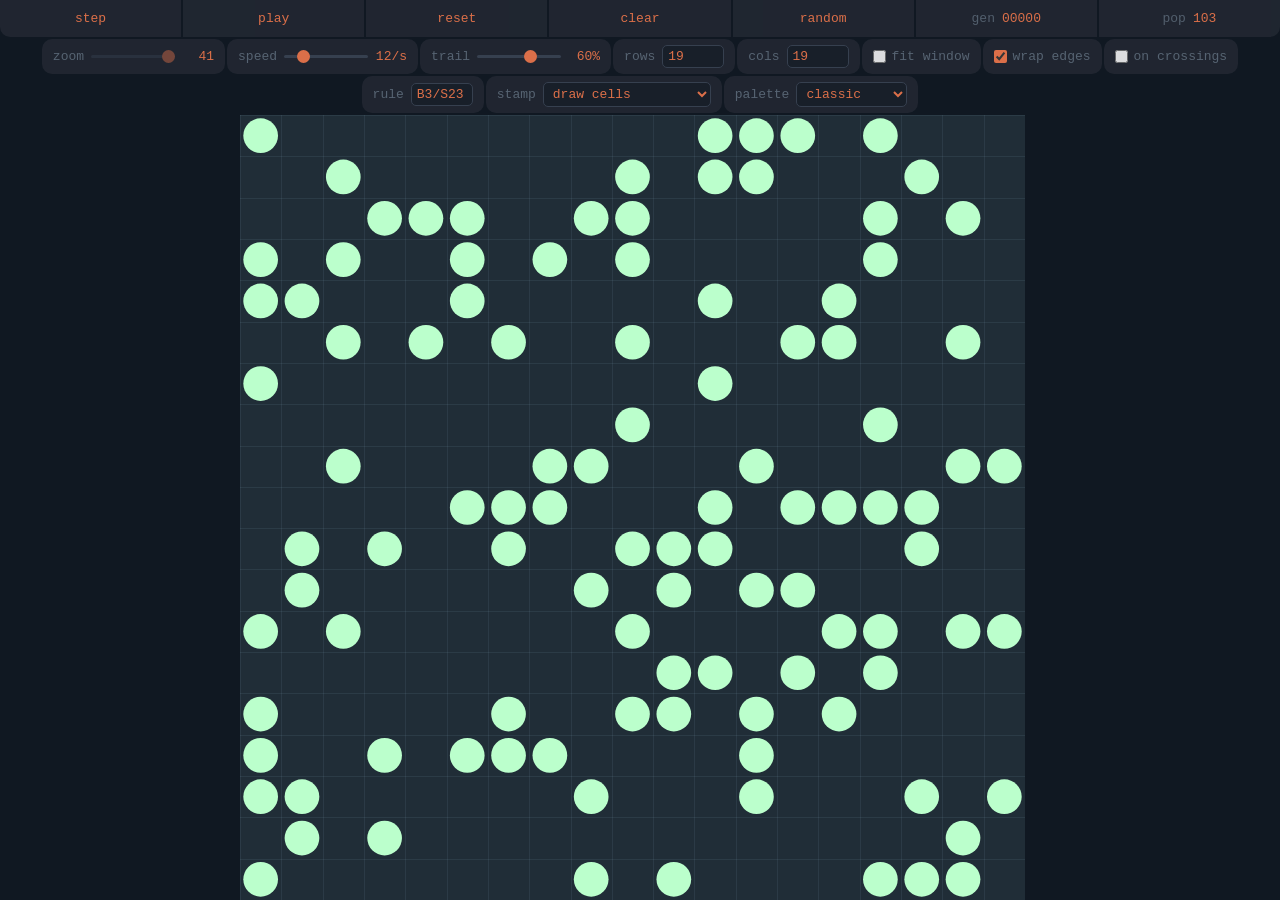
<file: index.html>
<!DOCTYPE html>
<html lang="en">
<head>
	<meta charset="utf-8">
	<meta name="viewport" content="width=device-width, initial-scale=1">
	<title>Game of Life</title>
	<link href="style.css" rel="stylesheet">
</head>
<body>

<header class="controls">

	<div class="row transport">
		<button id="step"   type="button" title="advance one generation [n]">step</button>
		<button id="play"   type="button" title="run / pause [space]">play</button>
		<button id="reset"  type="button" title="back to your last setup [r]">reset</button>
		<button id="clear"  type="button" title="empty the board [x]">clear</button>
		<button id="random" type="button" title="random soup [?]">random</button>
		<div class="readout"><span>gen</span><b id="gen">00000</b></div>
		<div class="readout"><span>pop</span><b id="pop">0</b></div>
	</div>

	<div class="row settings">

		<label class="field">
			<span>zoom</span>
			<input id="zoom" type="range" min="3" max="40" step="1" value="14">
			<output id="zoom_out">14</output>
		</label>

		<label class="field">
			<span>speed</span>
			<input id="speed" type="range" min="1" max="60" step="1" value="12">
			<output id="speed_out">12/s</output>
		</label>

		<label class="field">
			<span>trail</span>
			<input id="trail" type="range" min="0" max="90" step="5" value="60">
			<output id="trail_out">60%</output>
		</label>

		<label class="field narrow">
			<span>rows</span>
			<input id="rows" type="number" min="3" max="600" step="1">
		</label>

		<label class="field narrow">
			<span>cols</span>
			<input id="cols" type="number" min="3" max="600" step="1">
		</label>

		<label class="field check">
			<input id="fit" type="checkbox">
			<span>fit window</span>
		</label>

		<label class="field check">
			<input id="wrap" type="checkbox" checked>
			<span>wrap edges</span>
		</label>

		<label class="field check">
			<input id="crossings" type="checkbox" title="draw cells on the grid crossings, like stones on a go board [g]">
			<span>on crossings</span>
		</label>

		<label class="field narrow">
			<span>rule</span>
			<input id="rule" type="text" value="B3/S23" spellcheck="false" autocomplete="off">
		</label>

		<label class="field">
			<span>stamp</span>
			<select id="pattern"></select>
		</label>

		<label class="field">
			<span>palette</span>
			<select id="palette">
				<option value="">classic</option>
				<option value="go">go board</option>
				<option value="chalk">chalkboard</option>
				<option value="paper">paper</option>
				<option value="amber">amber</option>
			</select>
		</label>

	</div>

</header>

<main class="stage">
	<div class="board">
		<!-- two layers: the grid never changes, so it is drawn once and left alone.
		     only the cell layer is cleared and repainted each generation. -->
		<canvas id="grid_layer"></canvas>
		<canvas id="cell_layer"></canvas>
	</div>
</main>

<script src="./game.js"></script>
</body>
</html>
</file>
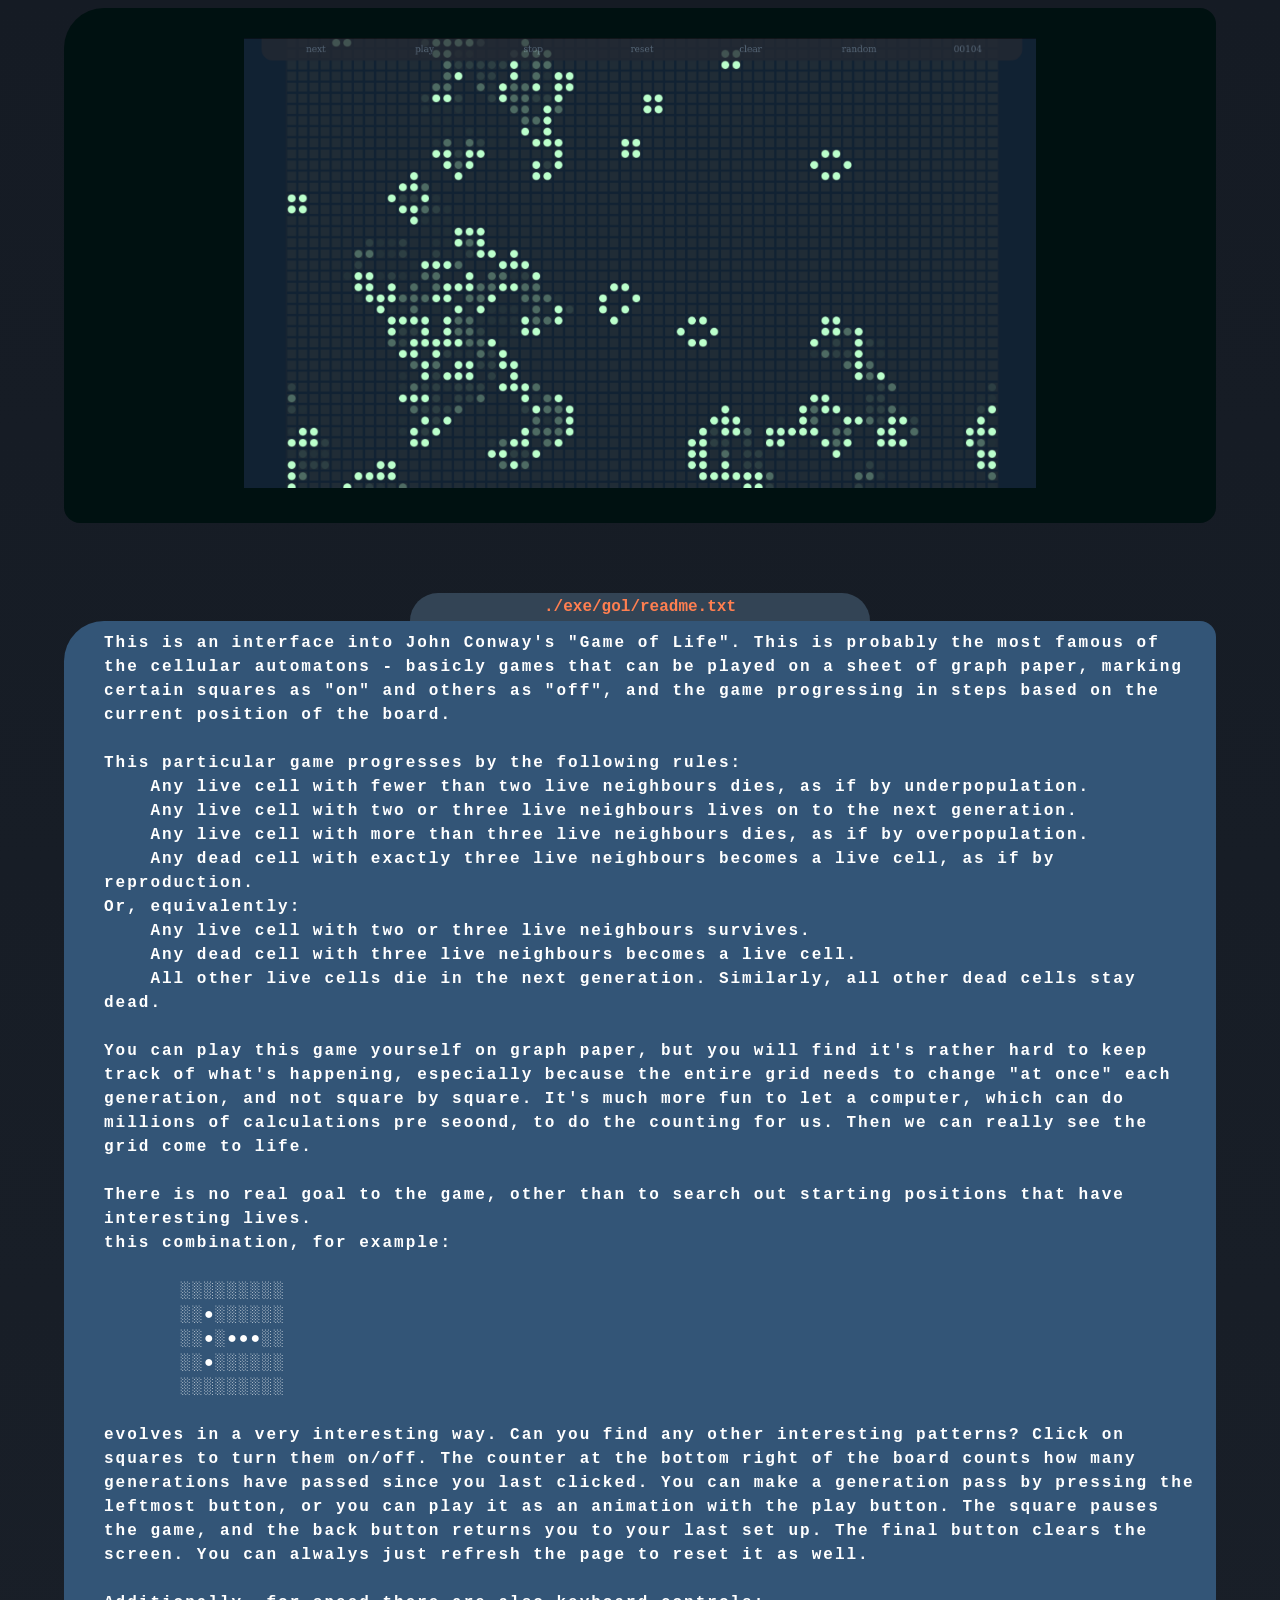
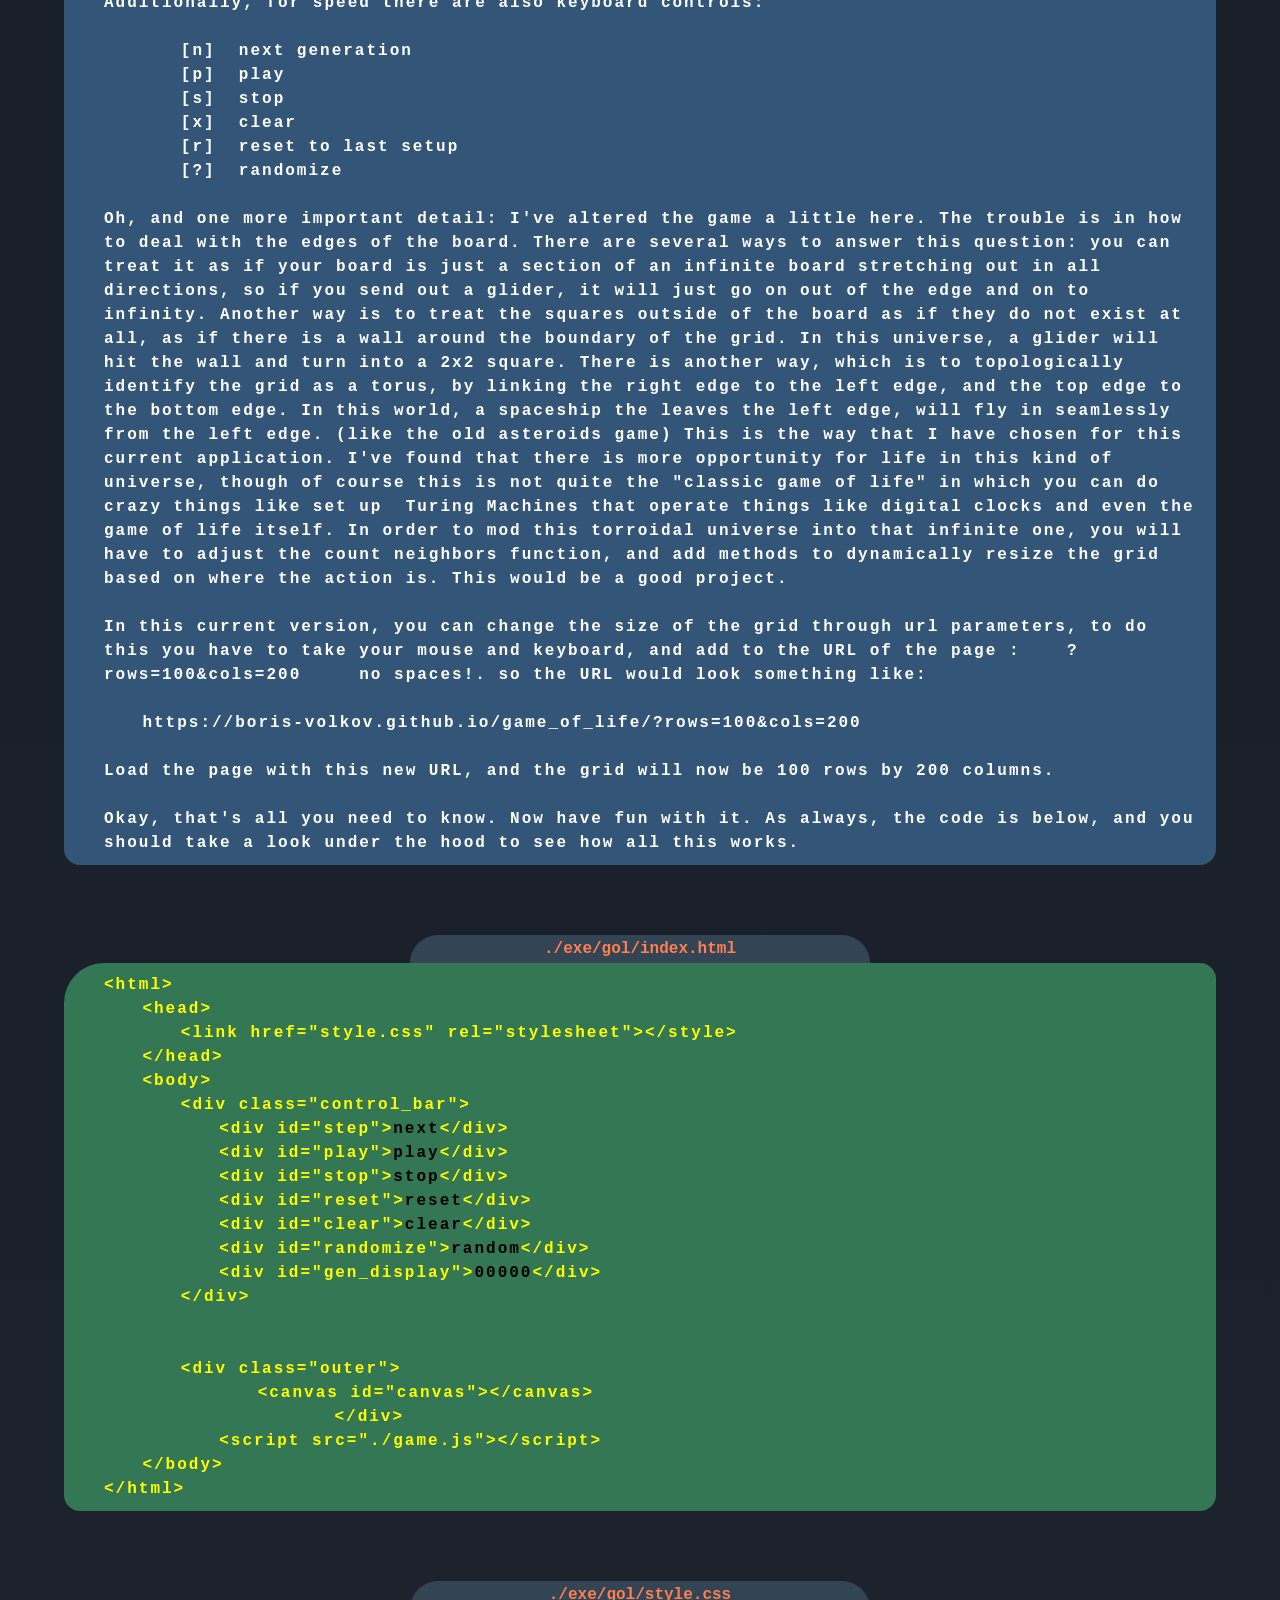
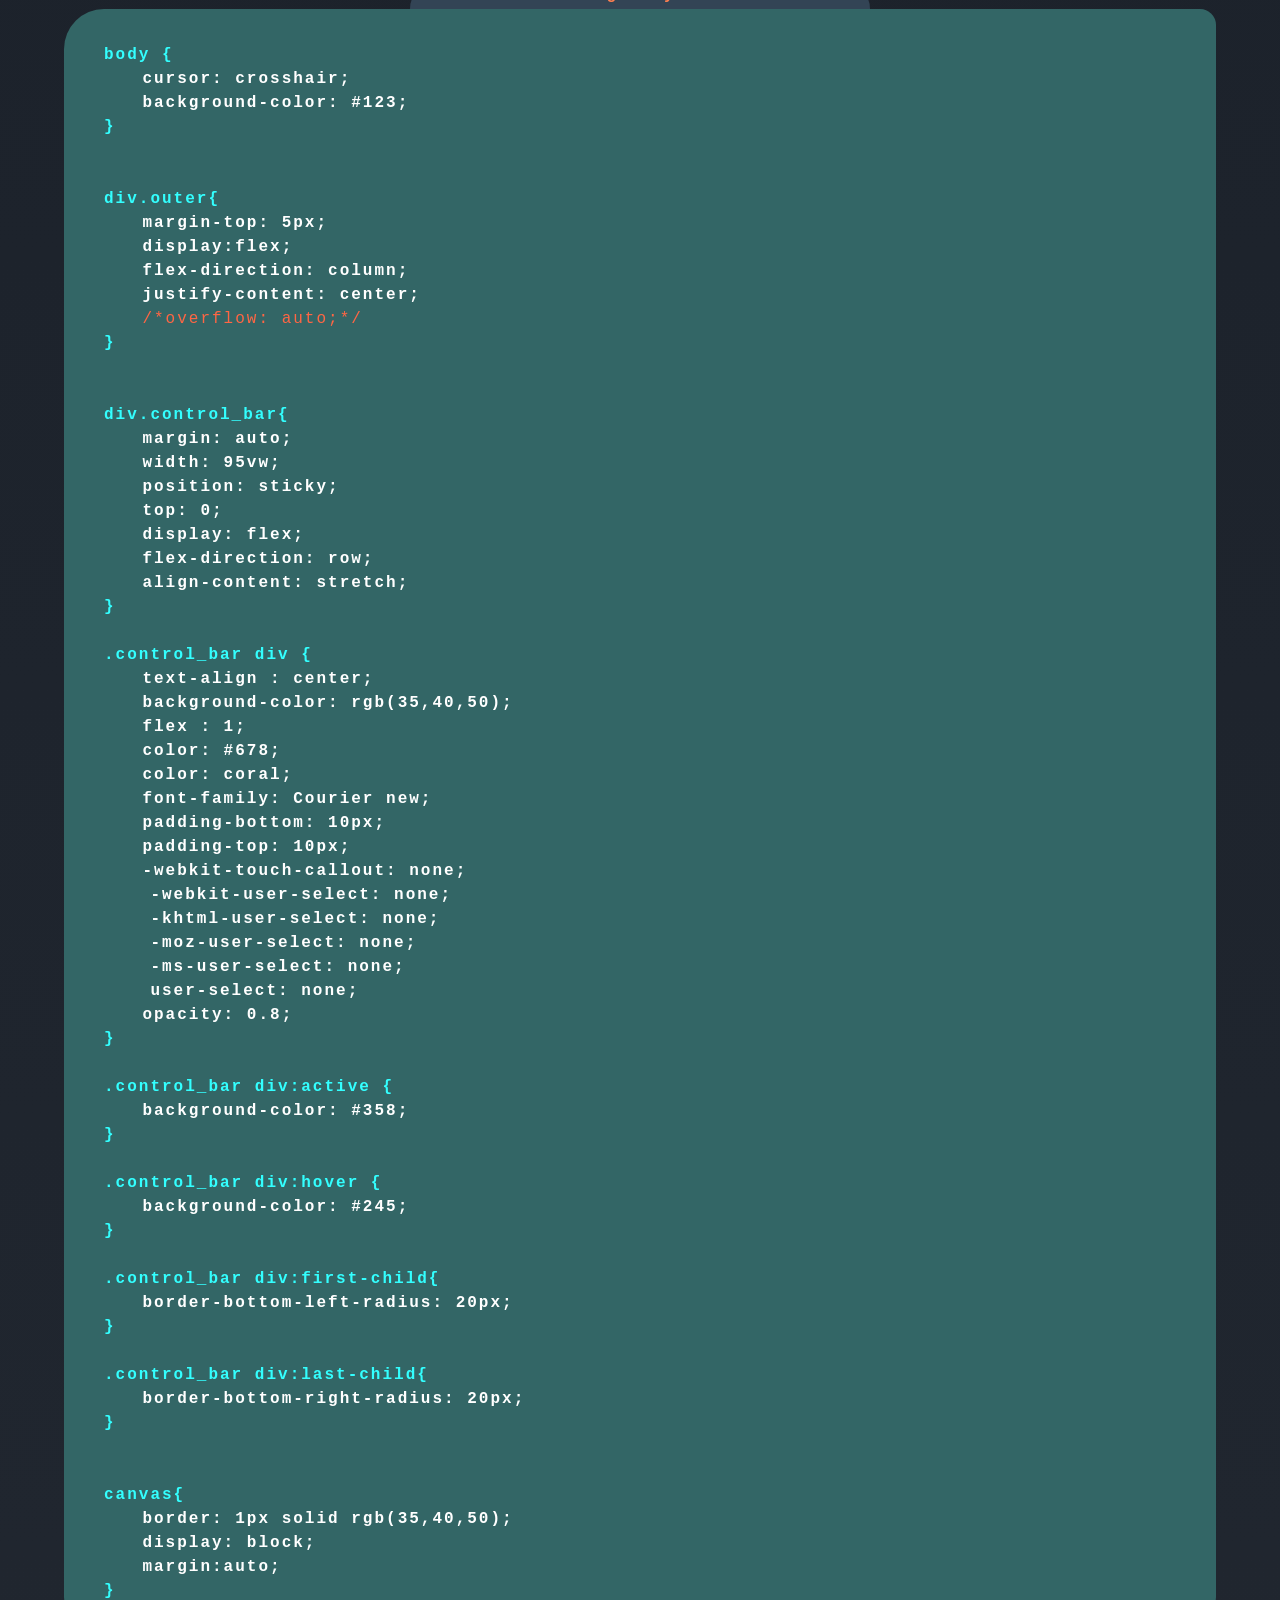
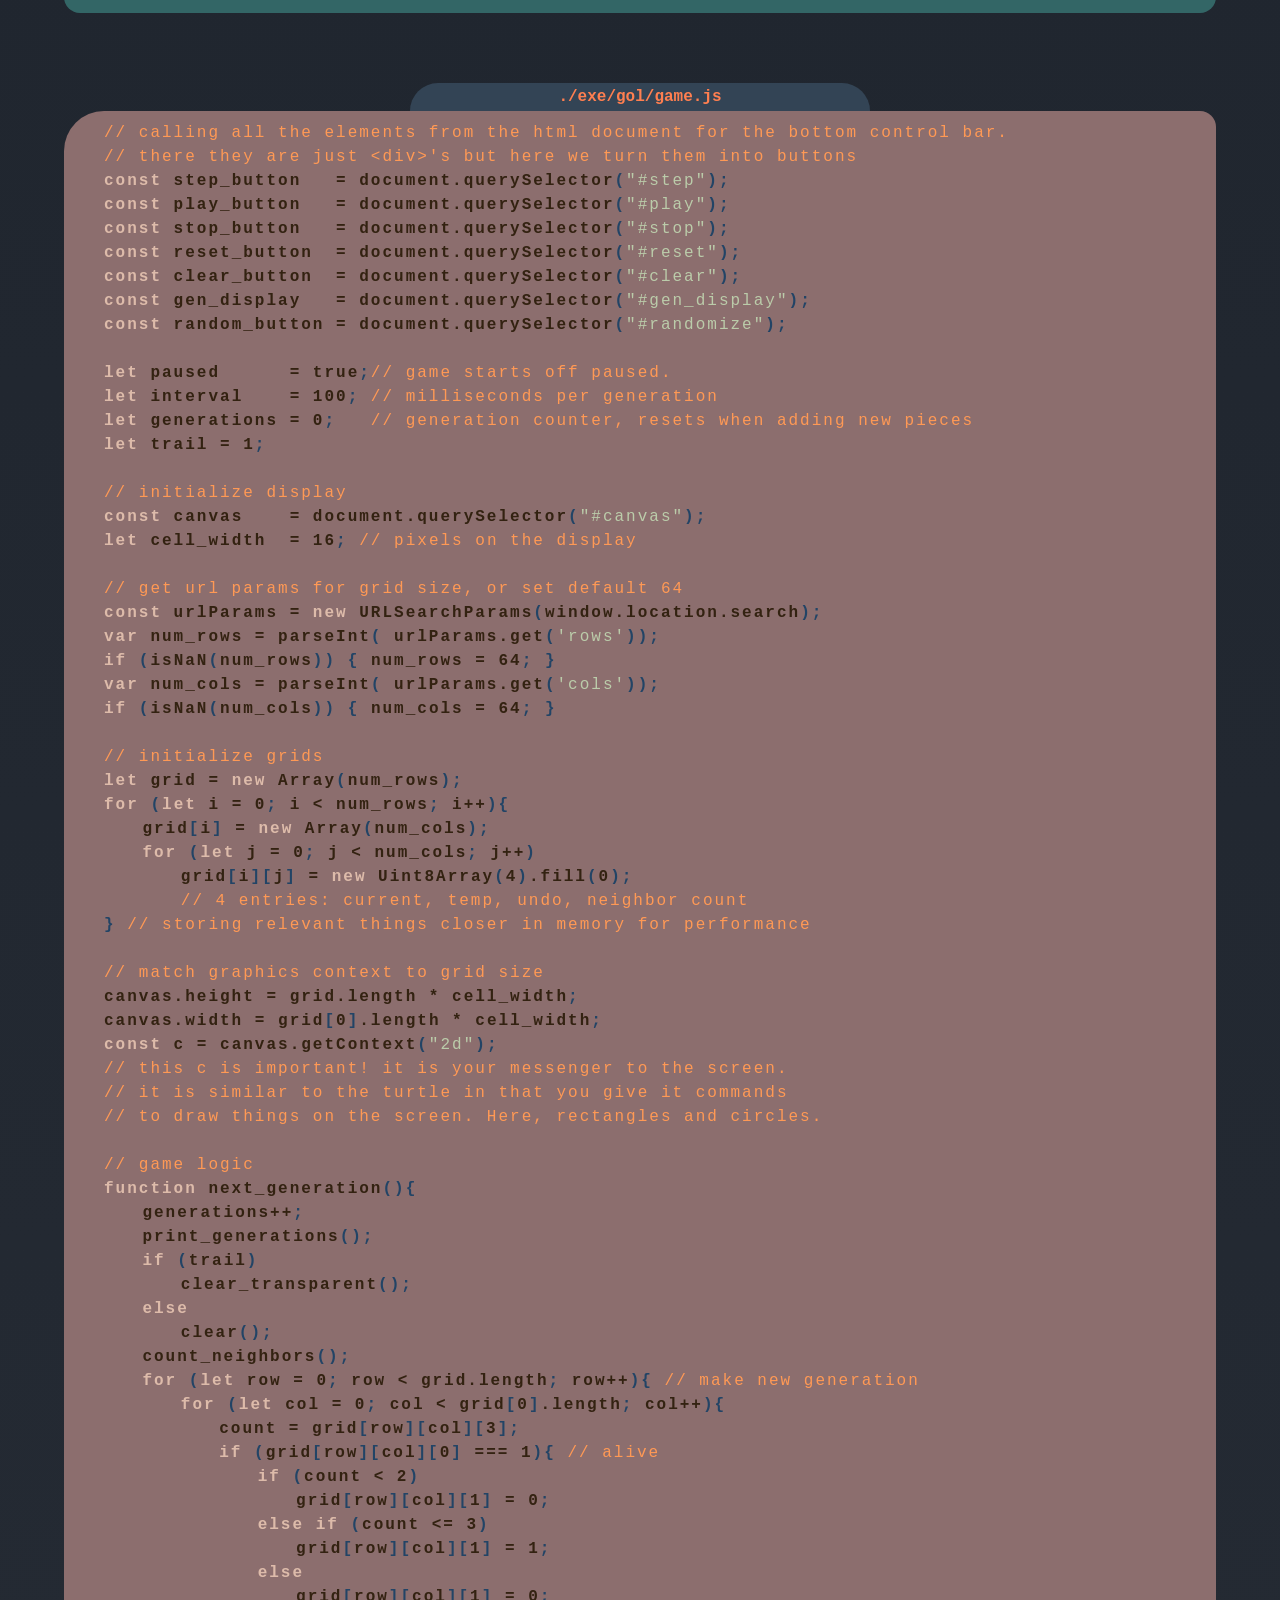
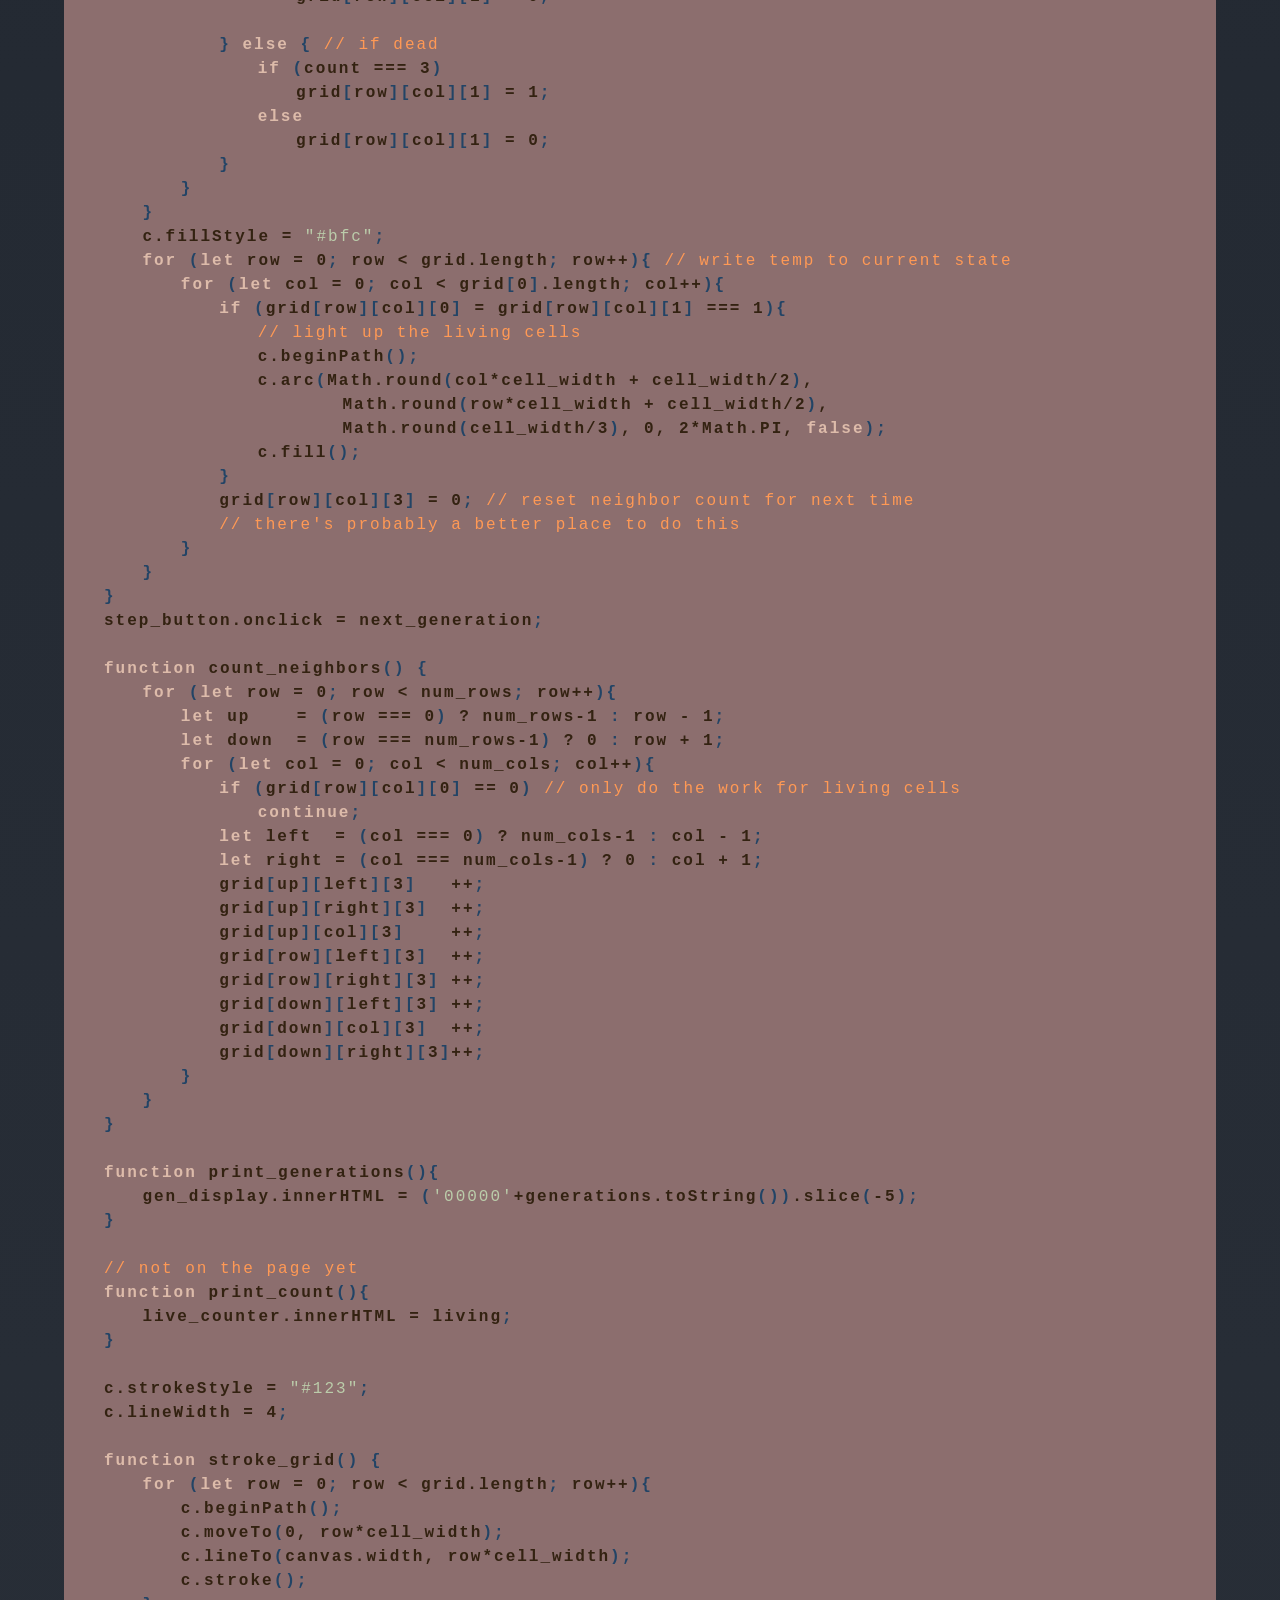
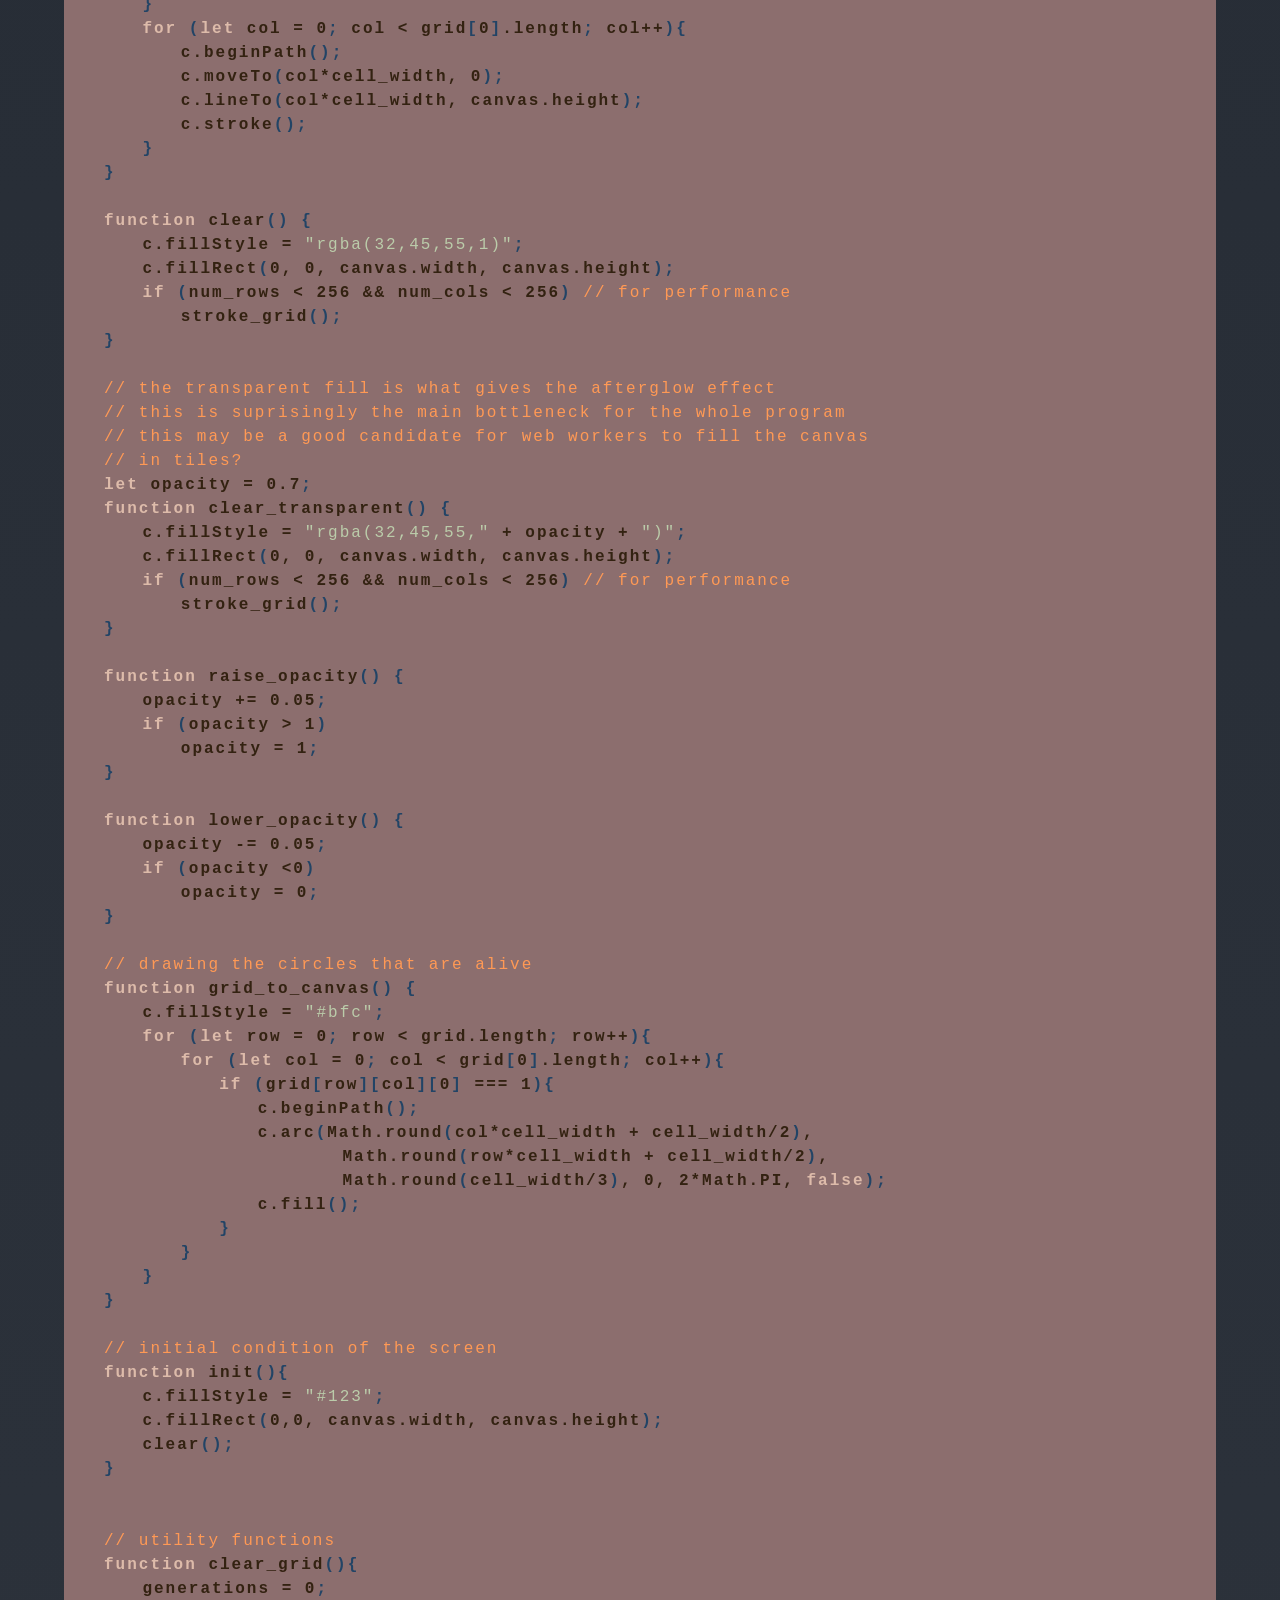
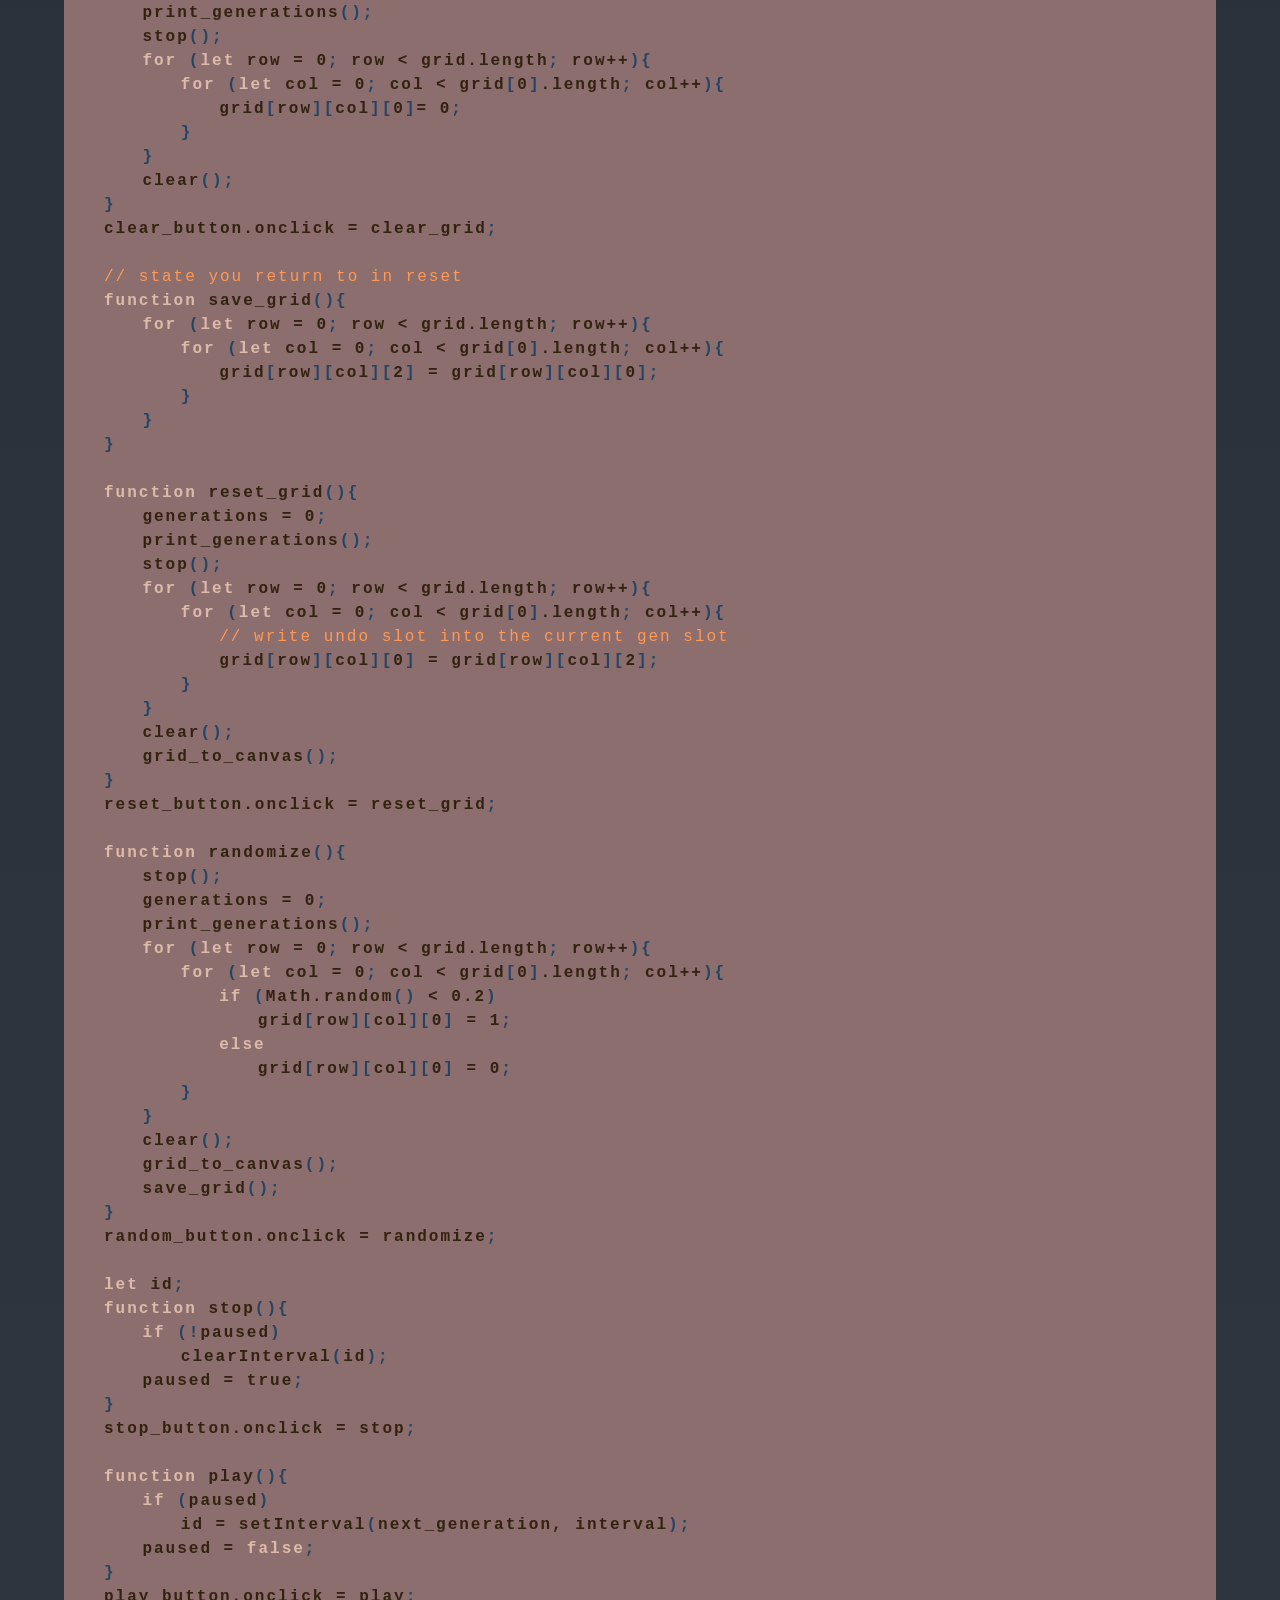
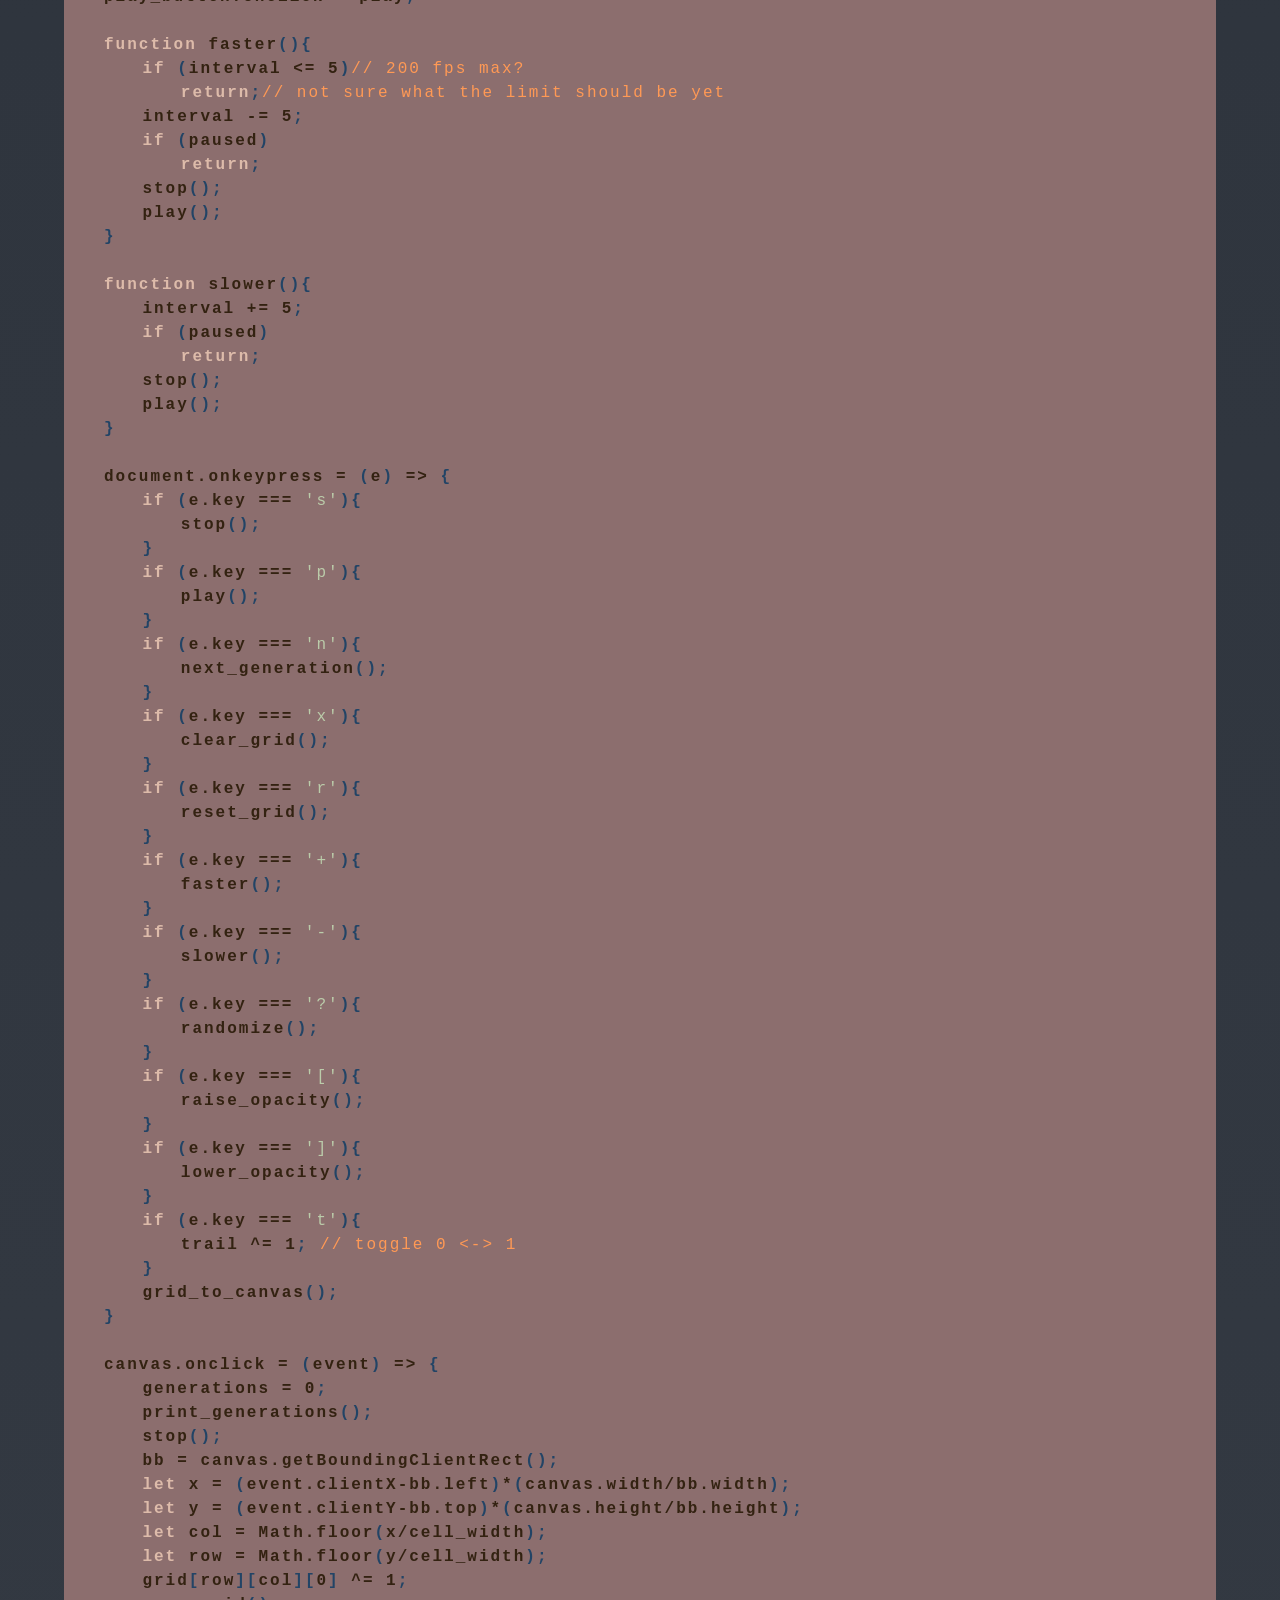
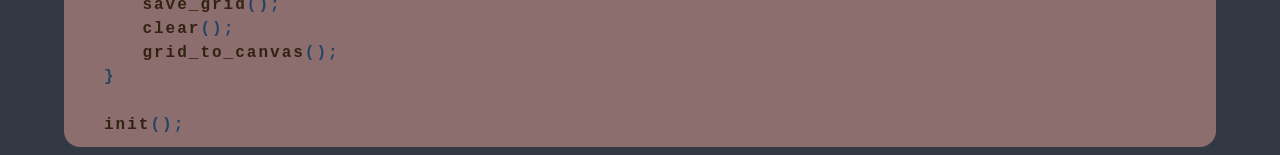
<file: formatted.html>
<!doctype html><html lang="en"><head>  <meta charset="utf-8">  <title>Ѭ</title><link href="code-style.css" rel="stylesheet"/></head><body>

<div class="image">
	 <a href="index.html"> 
		<img class="screenshot" src="screenshot.png"></img>
	 </a> 
</div>

<div class="bookmark">./exe/gol/readme.txt</div><pre class=notes>
This is an interface into John Conway's "Game of Life". This is probably the most famous of the cellular automatons - basicly games that can be played on a sheet of graph paper, marking certain squares as "on" and others as "off", and the game progressing in steps based on the current position of the board.

This particular game progresses by the following rules:
    Any live cell with fewer than two live neighbours dies, as if by underpopulation.
    Any live cell with two or three live neighbours lives on to the next generation.
    Any live cell with more than three live neighbours dies, as if by overpopulation.
    Any dead cell with exactly three live neighbours becomes a live cell, as if by reproduction.
Or, equivalently:
    Any live cell with two or three live neighbours survives.
    Any dead cell with three live neighbours becomes a live cell.
    All other live cells die in the next generation. Similarly, all other dead cells stay dead.

You can play this game yourself on graph paper, but you will find it's rather hard to keep track of what's happening, especially because the entire grid needs to change "at once" each generation, and not square by square. It's much more fun to let a computer, which can do millions of calculations pre seoond, to do the counting for us. Then we can really see the grid come to life.

There is no real goal to the game, other than to search out starting positions that have interesting lives. 
this combination, for example:

		░░░░░░░░░
		░░●░░░░░░
		░░●░●●●░░
		░░●░░░░░░
		░░░░░░░░░

evolves in a very interesting way. Can you find any other interesting patterns? Click on squares to turn them on/off. The counter at the bottom right of the board counts how many generations have passed since you last clicked. You can make a generation pass by pressing the leftmost button, or you can play it as an animation with the play button. The square pauses the game, and the back button returns you to your last set up. The final button clears the screen. You can alwalys just refresh the page to reset it as well.

Additionally, for speed there are also keyboard controls:

		[n]  next generation
		[p]  play
		[s]  stop
		[x]  clear
		[r]  reset to last setup
		[?]  randomize

Oh, and one more important detail: I've altered the game a little here. The trouble is in how to deal with the edges of the board. There are several ways to answer this question: you can treat it as if your board is just a section of an infinite board stretching out in all directions, so if you send out a glider, it will just go on out of the edge and on to infinity. Another way is to treat the squares outside of the board as if they do not exist at all, as if there is a wall around the boundary of the grid. In this universe, a glider will hit the wall and turn into a 2x2 square. There is another way, which is to topologically identify the grid as a torus, by linking the right edge to the left edge, and the top edge to the bottom edge. In this world, a spaceship the leaves the left edge, will fly in seamlessly from the left edge. (like the old asteroids game) This is the way that I have chosen for this current application. I've found that there is more opportunity for life in this kind of universe, though of course this is not quite the "classic game of life" in which you can do crazy things like set up  Turing Machines that operate things like digital clocks and even the game of life itself. In order to mod this torroidal universe into that infinite one, you will have to adjust the count neighbors function, and add methods to dynamically resize the grid based on where the action is. This would be a good project.

In this current version, you can change the size of the grid through url parameters, to do this you have to take your mouse and keyboard, and add to the URL of the page :    ?rows=100&cols=200     no spaces!. so the URL would look something like: 

	https://boris-volkov.github.io/game_of_life/?rows=100&cols=200

Load the page with this new URL, and the grid will now be 100 rows by 200 columns.

Okay, that's all you need to know. Now have fun with it. As always, the code is below, and you should take a look under the hood to see how all this works. 
</pre>
<div class="bookmark">./exe/gol/index.html</div><pre class=html>
<kw>&lthtml&gt</kw>
	<kw>&lthead&gt</kw>
		<kw>&ltlink href="style.css" rel="stylesheet"&gt</kw><kw>&lt/style&gt</kw>
	<kw>&lt/head&gt</kw>
	<kw>&ltbody&gt</kw>
		<kw>&ltdiv class="control_bar"&gt</kw>
			<kw>&ltdiv id="step"&gt</kw>next<kw>&lt/div&gt</kw>
			<kw>&ltdiv id="play"&gt</kw>play<kw>&lt/div&gt</kw>
			<kw>&ltdiv id="stop"&gt</kw>stop<kw>&lt/div&gt</kw>
			<kw>&ltdiv id="reset"&gt</kw>reset<kw>&lt/div&gt</kw>
			<kw>&ltdiv id="clear"&gt</kw>clear<kw>&lt/div&gt</kw>
			<kw>&ltdiv id="randomize"&gt</kw>random<kw>&lt/div&gt</kw>
			<kw>&ltdiv id="gen_display"&gt</kw>00000<kw>&lt/div&gt</kw>
		<kw>&lt/div&gt</kw>


		<kw>&ltdiv class="outer"&gt</kw>
				<kw>&ltcanvas id="canvas"&gt</kw><kw>&lt/canvas&gt</kw>
						<kw>&lt/div&gt</kw>
			<kw>&ltscript src="./game.js"&gt</kw><kw>&lt/script&gt</kw>
	<kw>&lt/body&gt</kw>
<kw>&lt/html&gt</kw>
</pre>
<div class="bookmark">./exe/gol/style.css</div><pre class=css>
<css></css>
<sc>body {</sc>
<css>	cursor: crosshair;</css>
<css>	background-color: #123;</css>
<sc>}</sc>
<css></css>
<css></css>
<sc>div.outer{</sc>
<css>	margin-top: 5px;</css>
<css>	display:flex;</css>
<css>	flex-direction: column;</css>
<css>	justify-content: center;</css>
<css>	<comment class="css">/*overflow: auto;*/</comment></css>
<sc>}</sc>
<css></css>
<css></css>
<sc>div.control_bar{</sc>
<css>	margin: auto;</css>
<css>	width: 95vw;</css>
<css>	position: sticky;</css>
<css>	top: 0;</css>
<css>	display: flex;</css>
<css>	flex-direction: row;</css>
<css>	align-content: stretch;</css>
<sc>}</sc>
<css></css>
<sc>.control_bar div {</sc>
<css>	text-align : center;</css>
<css>	background-color: rgb(35,40,50);</css>
<css>	flex : 1;</css>
<css>	color: #678;</css>
<css>	color: coral;</css>
<css>	font-family: Courier new;</css>
<css>	padding-bottom: 10px;</css>
<css>	padding-top: 10px;</css>
<css>	-webkit-touch-callout: none;</css>
<css>    -webkit-user-select: none;</css>
<css>    -khtml-user-select: none;</css>
<css>    -moz-user-select: none;</css>
<css>    -ms-user-select: none;</css>
<css>    user-select: none;</css>
<css>	opacity: 0.8;</css>
<sc>}</sc>
<css></css>
<sc>.control_bar div:active {</sc>
<css>	background-color: #358;</css>
<sc>}</sc>
<css></css>
<sc>.control_bar div:hover {</sc>
<css>	background-color: #245;</css>
<sc>}</sc>
<css></css>
<sc>.control_bar div:first-child{</sc>
<css>	border-bottom-left-radius: 20px;</css>
<sc>}</sc>
<css></css>
<sc>.control_bar div:last-child{</sc>
<css>	border-bottom-right-radius: 20px;</css>
<sc>}</sc>
<css></css>
<css></css>
<sc>canvas{</sc>
<css>	border: 1px solid rgb(35,40,50);</css>
<css>	display: block;</css>
<css>	margin:auto;</css>
<sc>}</sc>
</pre>
<div class="bookmark">./exe/gol/game.js</div><pre class=js>
<comment Class="js">// calling all the elements from the html document <kw>for</kw> the bottom control bar.
</comment><comment Class="js">// there they are just &ltdiv&gt's but here we turn them into buttons
</comment><kw>const</kw> step_button   = document.querySelector<sc>(</sc><dbl_quote>"#step"</dbl_quote><sc>)</sc><sc>;</sc>
<kw>const</kw> play_button   = document.querySelector<sc>(</sc><dbl_quote>"#play"</dbl_quote><sc>)</sc><sc>;</sc>
<kw>const</kw> stop_button   = document.querySelector<sc>(</sc><dbl_quote>"#stop"</dbl_quote><sc>)</sc><sc>;</sc>
<kw>const</kw> reset_button  = document.querySelector<sc>(</sc><dbl_quote>"#reset"</dbl_quote><sc>)</sc><sc>;</sc>
<kw>const</kw> clear_button  = document.querySelector<sc>(</sc><dbl_quote>"#clear"</dbl_quote><sc>)</sc><sc>;</sc>
<kw>const</kw> gen_display   = document.querySelector<sc>(</sc><dbl_quote>"#gen_display"</dbl_quote><sc>)</sc><sc>;</sc>
<kw>const</kw> random_button = document.querySelector<sc>(</sc><dbl_quote>"#randomize"</dbl_quote><sc>)</sc><sc>;</sc>

<kw>let</kw> paused      = true<sc>;</sc><comment Class="js">// game starts off paused.
</comment><kw>let</kw> interval    = 100<sc>;</sc> <comment Class="js">// milliseconds per generation
</comment><kw>let</kw> generations = 0<sc>;</sc>   <comment Class="js">// generation counter, resets when adding <kw>new</kw> pieces
</comment><kw>let</kw> trail = 1<sc>;</sc>

<comment Class="js">// initialize display
</comment><kw>const</kw> canvas    = document.querySelector<sc>(</sc><dbl_quote>"#canvas"</dbl_quote><sc>)</sc><sc>;</sc>
<kw>let</kw> cell_width  = 16<sc>;</sc> <comment Class="js">// pixels on the display
</comment>
<comment Class="js">// get url params <kw>for</kw> grid size, or set <kw>default</kw> 64
</comment><kw>const</kw> urlParams = <kw>new</kw> URLSearchParams<sc>(</sc>window.location.search<sc>)</sc><sc>;</sc>
<kw>var</kw> num_rows = parseInt<sc>(</sc> urlParams.get<sc>(</sc><sgl_quote>'rows'</sgl_quote><sc>)</sc><sc>)</sc><sc>;</sc>
<kw>if</kw> <sc>(</sc>isNaN<sc>(</sc>num_rows<sc>)</sc><sc>)</sc> <sc>{</sc> num_rows = 64<sc>;</sc> <sc>}</sc>
<kw>var</kw> num_cols = parseInt<sc>(</sc> urlParams.get<sc>(</sc><sgl_quote>'cols'</sgl_quote><sc>)</sc><sc>)</sc><sc>;</sc>
<kw>if</kw> <sc>(</sc>isNaN<sc>(</sc>num_cols<sc>)</sc><sc>)</sc> <sc>{</sc> num_cols = 64<sc>;</sc> <sc>}</sc>

<comment Class="js">// initialize grids
</comment><kw>let</kw> grid = <kw>new</kw> Array<sc>(</sc>num_rows<sc>)</sc><sc>;</sc>
<kw>for</kw> <sc>(</sc><kw>let</kw> i = 0<sc>;</sc> i &lt num_rows<sc>;</sc> i++<sc>)</sc><sc>{</sc>
	grid<sc>[</sc>i<sc>]</sc> = <kw>new</kw> Array<sc>(</sc>num_cols<sc>)</sc><sc>;</sc>
	<kw>for</kw> <sc>(</sc><kw>let</kw> j = 0<sc>;</sc> j &lt num_cols<sc>;</sc> j++<sc>)</sc>
		grid<sc>[</sc>i<sc>]</sc><sc>[</sc>j<sc>]</sc> = <kw>new</kw> Uint8Array<sc>(</sc>4<sc>)</sc>.fill<sc>(</sc>0<sc>)</sc><sc>;</sc> 
		<comment Class="js">// 4 entries<sc>:</sc> current, temp, undo, neighbor count
</comment><sc>}</sc> <comment Class="js">// storing relevant things closer <kw>in</kw> memory <kw>for</kw> performance
</comment>
<comment Class="js">// match graphics context to grid size
</comment>canvas.height = grid.length * cell_width<sc>;</sc>
canvas.width = grid<sc>[</sc>0<sc>]</sc>.length * cell_width<sc>;</sc>
<kw>const</kw> c = canvas.getContext<sc>(</sc><dbl_quote>"2d"</dbl_quote><sc>)</sc><sc>;</sc> 
<comment Class="js">// <kw>this</kw> c is important<sc>!</sc> it is your messenger to the screen.
</comment><comment Class="js">// it is similar to the turtle <kw>in</kw> that you give it commands
</comment><comment Class="js">// to draw things on the screen. Here, rectangles and circles.
</comment>
<comment Class="js">// game logic
</comment><kw>function</kw> next_generation<sc>(</sc><sc>)</sc><sc>{</sc>
	generations++<sc>;</sc>
	print_generations<sc>(</sc><sc>)</sc><sc>;</sc>
	<kw>if</kw> <sc>(</sc>trail<sc>)</sc>
		clear_transparent<sc>(</sc><sc>)</sc><sc>;</sc>
	<kw>else</kw>
		clear<sc>(</sc><sc>)</sc><sc>;</sc>
	count_neighbors<sc>(</sc><sc>)</sc><sc>;</sc>
	<kw>for</kw> <sc>(</sc><kw>let</kw> row = 0<sc>;</sc> row &lt grid.length<sc>;</sc> row++<sc>)</sc><sc>{</sc> <comment Class="js">// make <kw>new</kw> generation
</comment>		<kw>for</kw> <sc>(</sc><kw>let</kw> col = 0<sc>;</sc> col &lt grid<sc>[</sc>0<sc>]</sc>.length<sc>;</sc> col++<sc>)</sc><sc>{</sc>
			count = grid<sc>[</sc>row<sc>]</sc><sc>[</sc>col<sc>]</sc><sc>[</sc>3<sc>]</sc><sc>;</sc>
			<kw>if</kw> <sc>(</sc>grid<sc>[</sc>row<sc>]</sc><sc>[</sc>col<sc>]</sc><sc>[</sc>0<sc>]</sc> === 1<sc>)</sc><sc>{</sc> <comment Class="js">// alive
</comment>				<kw>if</kw> <sc>(</sc>count &lt 2<sc>)</sc>
					grid<sc>[</sc>row<sc>]</sc><sc>[</sc>col<sc>]</sc><sc>[</sc>1<sc>]</sc> = 0<sc>;</sc>
				<kw>else</kw> <kw>if</kw> <sc>(</sc>count &lt= 3<sc>)</sc>
					grid<sc>[</sc>row<sc>]</sc><sc>[</sc>col<sc>]</sc><sc>[</sc>1<sc>]</sc> = 1<sc>;</sc>
				<kw>else</kw> 
					grid<sc>[</sc>row<sc>]</sc><sc>[</sc>col<sc>]</sc><sc>[</sc>1<sc>]</sc> = 0<sc>;</sc>

			<sc>}</sc> <kw>else</kw> <sc>{</sc> <comment Class="js">// <kw>if</kw> dead
</comment>				<kw>if</kw> <sc>(</sc>count === 3<sc>)</sc>
					grid<sc>[</sc>row<sc>]</sc><sc>[</sc>col<sc>]</sc><sc>[</sc>1<sc>]</sc> = 1<sc>;</sc>
				<kw>else</kw> 
					grid<sc>[</sc>row<sc>]</sc><sc>[</sc>col<sc>]</sc><sc>[</sc>1<sc>]</sc> = 0<sc>;</sc>
			<sc>}</sc>	
		<sc>}</sc>
	<sc>}</sc>
	c.fillStyle = <dbl_quote>"#bfc"</dbl_quote><sc>;</sc>
	<kw>for</kw> <sc>(</sc><kw>let</kw> row = 0<sc>;</sc> row &lt grid.length<sc>;</sc> row++<sc>)</sc><sc>{</sc> <comment Class="js">// write temp to current state
</comment>		<kw>for</kw> <sc>(</sc><kw>let</kw> col = 0<sc>;</sc> col &lt grid<sc>[</sc>0<sc>]</sc>.length<sc>;</sc> col++<sc>)</sc><sc>{</sc>
			<kw>if</kw> <sc>(</sc>grid<sc>[</sc>row<sc>]</sc><sc>[</sc>col<sc>]</sc><sc>[</sc>0<sc>]</sc> = grid<sc>[</sc>row<sc>]</sc><sc>[</sc>col<sc>]</sc><sc>[</sc>1<sc>]</sc> === 1<sc>)</sc><sc>{</sc>
				<comment Class="js">// light up the living cells
</comment>				c.beginPath<sc>(</sc><sc>)</sc><sc>;</sc>
				c.arc<sc>(</sc>Math.round<sc>(</sc>col*cell_width + cell_width/2<sc>)</sc>, 
					    Math.round<sc>(</sc>row*cell_width + cell_width/2<sc>)</sc>,
					    Math.round<sc>(</sc>cell_width/3<sc>)</sc>, 0, 2*Math.PI, <kw>false</kw><sc>)</sc><sc>;</sc>
				c.fill<sc>(</sc><sc>)</sc><sc>;</sc>
			<sc>}</sc>
			grid<sc>[</sc>row<sc>]</sc><sc>[</sc>col<sc>]</sc><sc>[</sc>3<sc>]</sc> = 0<sc>;</sc> <comment Class="js">// reset neighbor count <kw>for</kw> next time
</comment>			<comment Class="js">// there's probably a better place to <kw>do</kw> <kw>this</kw>
</comment>		<sc>}</sc>
	<sc>}</sc>
<sc>}</sc>
step_button.onclick = next_generation<sc>;</sc>

<kw>function</kw> count_neighbors<sc>(</sc><sc>)</sc> <sc>{</sc>
	<kw>for</kw> <sc>(</sc><kw>let</kw> row = 0<sc>;</sc> row &lt num_rows<sc>;</sc> row++<sc>)</sc><sc>{</sc>
		<kw>let</kw> up    = <sc>(</sc>row === 0<sc>)</sc> ? num_rows-1 <sc>:</sc> row - 1<sc>;</sc>
		<kw>let</kw> down  = <sc>(</sc>row === num_rows-1<sc>)</sc> ? 0 <sc>:</sc> row + 1<sc>;</sc>
		<kw>for</kw> <sc>(</sc><kw>let</kw> col = 0<sc>;</sc> col &lt num_cols<sc>;</sc> col++<sc>)</sc><sc>{</sc>
			<kw>if</kw> <sc>(</sc>grid<sc>[</sc>row<sc>]</sc><sc>[</sc>col<sc>]</sc><sc>[</sc>0<sc>]</sc> == 0<sc>)</sc> <comment Class="js">// only <kw>do</kw> the work <kw>for</kw> living cells
</comment>				<kw>continue</kw><sc>;</sc>
			<kw>let</kw> left  = <sc>(</sc>col === 0<sc>)</sc> ? num_cols-1 <sc>:</sc> col - 1<sc>;</sc>
			<kw>let</kw> right = <sc>(</sc>col === num_cols-1<sc>)</sc> ? 0 <sc>:</sc> col + 1<sc>;</sc>
			grid<sc>[</sc>up<sc>]</sc><sc>[</sc>left<sc>]</sc><sc>[</sc>3<sc>]</sc>   ++<sc>;</sc>
			grid<sc>[</sc>up<sc>]</sc><sc>[</sc>right<sc>]</sc><sc>[</sc>3<sc>]</sc>  ++<sc>;</sc>
			grid<sc>[</sc>up<sc>]</sc><sc>[</sc>col<sc>]</sc><sc>[</sc>3<sc>]</sc>    ++<sc>;</sc>
			grid<sc>[</sc>row<sc>]</sc><sc>[</sc>left<sc>]</sc><sc>[</sc>3<sc>]</sc>  ++<sc>;</sc>
			grid<sc>[</sc>row<sc>]</sc><sc>[</sc>right<sc>]</sc><sc>[</sc>3<sc>]</sc> ++<sc>;</sc>
			grid<sc>[</sc>down<sc>]</sc><sc>[</sc>left<sc>]</sc><sc>[</sc>3<sc>]</sc> ++<sc>;</sc>
			grid<sc>[</sc>down<sc>]</sc><sc>[</sc>col<sc>]</sc><sc>[</sc>3<sc>]</sc>  ++<sc>;</sc>
			grid<sc>[</sc>down<sc>]</sc><sc>[</sc>right<sc>]</sc><sc>[</sc>3<sc>]</sc>++<sc>;</sc>
		<sc>}</sc>
	<sc>}</sc>
<sc>}</sc>

<kw>function</kw> print_generations<sc>(</sc><sc>)</sc><sc>{</sc>
	gen_display.innerHTML = <sc>(</sc><sgl_quote>'00000'</sgl_quote>+generations.toString<sc>(</sc><sc>)</sc><sc>)</sc>.slice<sc>(</sc>-5<sc>)</sc><sc>;</sc>
<sc>}</sc>

<comment Class="js">// not on the page yet
</comment><kw>function</kw> print_count<sc>(</sc><sc>)</sc><sc>{</sc>
	live_counter.innerHTML = living<sc>;</sc>
<sc>}</sc>

c.strokeStyle = <dbl_quote>"#123"</dbl_quote><sc>;</sc>
c.lineWidth = 4<sc>;</sc>

<kw>function</kw> stroke_grid<sc>(</sc><sc>)</sc> <sc>{</sc>
	<kw>for</kw> <sc>(</sc><kw>let</kw> row = 0<sc>;</sc> row &lt grid.length<sc>;</sc> row++<sc>)</sc><sc>{</sc>
		c.beginPath<sc>(</sc><sc>)</sc><sc>;</sc>
		c.moveTo<sc>(</sc>0, row*cell_width<sc>)</sc><sc>;</sc>
		c.lineTo<sc>(</sc>canvas.width, row*cell_width<sc>)</sc><sc>;</sc>
		c.stroke<sc>(</sc><sc>)</sc><sc>;</sc> 
	<sc>}</sc>
	<kw>for</kw> <sc>(</sc><kw>let</kw> col = 0<sc>;</sc> col &lt grid<sc>[</sc>0<sc>]</sc>.length<sc>;</sc> col++<sc>)</sc><sc>{</sc>
		c.beginPath<sc>(</sc><sc>)</sc><sc>;</sc>
		c.moveTo<sc>(</sc>col*cell_width, 0<sc>)</sc><sc>;</sc>
		c.lineTo<sc>(</sc>col*cell_width, canvas.height<sc>)</sc><sc>;</sc>
		c.stroke<sc>(</sc><sc>)</sc><sc>;</sc> 
	<sc>}</sc>
<sc>}</sc>

<kw>function</kw> clear<sc>(</sc><sc>)</sc> <sc>{</sc>
	c.fillStyle = <dbl_quote>"rgba<sc>(</sc>32,45,55,1<sc>)</sc>"</dbl_quote><sc>;</sc>
	c.fillRect<sc>(</sc>0, 0, canvas.width, canvas.height<sc>)</sc><sc>;</sc>
	<kw>if</kw> <sc>(</sc>num_rows &lt 256 && num_cols &lt 256<sc>)</sc> <comment Class="js">// <kw>for</kw> performance
</comment>		stroke_grid<sc>(</sc><sc>)</sc><sc>;</sc>
<sc>}</sc>

<comment Class="js">// the transparent fill is what gives the afterglow effect
</comment><comment Class="js">// <kw>this</kw> is suprisingly the main bottleneck <kw>for</kw> the whole program
</comment><comment Class="js">// <kw>this</kw> may be a good candidate <kw>for</kw> web workers to fill the canvas
</comment><comment Class="js">// <kw>in</kw> tiles?
</comment><kw>let</kw> opacity = 0.7<sc>;</sc>
<kw>function</kw> clear_transparent<sc>(</sc><sc>)</sc> <sc>{</sc>
	c.fillStyle = <dbl_quote>"rgba<sc>(</sc>32,45,55,"</dbl_quote> + opacity + <dbl_quote>"<sc>)</sc>"</dbl_quote><sc>;</sc>
	c.fillRect<sc>(</sc>0, 0, canvas.width, canvas.height<sc>)</sc><sc>;</sc>
	<kw>if</kw> <sc>(</sc>num_rows &lt 256 && num_cols &lt 256<sc>)</sc> <comment Class="js">// <kw>for</kw> performance
</comment>		stroke_grid<sc>(</sc><sc>)</sc><sc>;</sc>
<sc>}</sc>     

<kw>function</kw> raise_opacity<sc>(</sc><sc>)</sc> <sc>{</sc>
	opacity += 0.05<sc>;</sc>
	<kw>if</kw> <sc>(</sc>opacity &gt 1<sc>)</sc>
		opacity = 1<sc>;</sc>
<sc>}</sc>

<kw>function</kw> lower_opacity<sc>(</sc><sc>)</sc> <sc>{</sc>
	opacity -= 0.05<sc>;</sc>
	<kw>if</kw> <sc>(</sc>opacity &lt0<sc>)</sc>
		opacity = 0<sc>;</sc>
<sc>}</sc>

<comment Class="js">// drawing the circles that are alive
</comment><kw>function</kw> grid_to_canvas<sc>(</sc><sc>)</sc> <sc>{</sc>
	c.fillStyle = <dbl_quote>"#bfc"</dbl_quote><sc>;</sc>
	<kw>for</kw> <sc>(</sc><kw>let</kw> row = 0<sc>;</sc> row &lt grid.length<sc>;</sc> row++<sc>)</sc><sc>{</sc>
		<kw>for</kw> <sc>(</sc><kw>let</kw> col = 0<sc>;</sc> col &lt grid<sc>[</sc>0<sc>]</sc>.length<sc>;</sc> col++<sc>)</sc><sc>{</sc>
			<kw>if</kw> <sc>(</sc>grid<sc>[</sc>row<sc>]</sc><sc>[</sc>col<sc>]</sc><sc>[</sc>0<sc>]</sc> === 1<sc>)</sc><sc>{</sc>
				c.beginPath<sc>(</sc><sc>)</sc><sc>;</sc>
				c.arc<sc>(</sc>Math.round<sc>(</sc>col*cell_width + cell_width/2<sc>)</sc>, 
					    Math.round<sc>(</sc>row*cell_width + cell_width/2<sc>)</sc>,
					    Math.round<sc>(</sc>cell_width/3<sc>)</sc>, 0, 2*Math.PI, <kw>false</kw><sc>)</sc><sc>;</sc>
				c.fill<sc>(</sc><sc>)</sc><sc>;</sc>
			<sc>}</sc>
		<sc>}</sc>
	<sc>}</sc>
<sc>}</sc>

<comment Class="js">// initial condition of the screen
</comment><kw>function</kw> init<sc>(</sc><sc>)</sc><sc>{</sc>
	c.fillStyle = <dbl_quote>"#123"</dbl_quote><sc>;</sc>
	c.fillRect<sc>(</sc>0,0, canvas.width, canvas.height<sc>)</sc><sc>;</sc>
	clear<sc>(</sc><sc>)</sc><sc>;</sc>
<sc>}</sc>


<comment Class="js">// utility functions
</comment><kw>function</kw> clear_grid<sc>(</sc><sc>)</sc><sc>{</sc>
	generations = 0<sc>;</sc>
	print_generations<sc>(</sc><sc>)</sc><sc>;</sc>
	stop<sc>(</sc><sc>)</sc><sc>;</sc>
	<kw>for</kw> <sc>(</sc><kw>let</kw> row = 0<sc>;</sc> row &lt grid.length<sc>;</sc> row++<sc>)</sc><sc>{</sc>
		<kw>for</kw> <sc>(</sc><kw>let</kw> col = 0<sc>;</sc> col &lt grid<sc>[</sc>0<sc>]</sc>.length<sc>;</sc> col++<sc>)</sc><sc>{</sc>
			grid<sc>[</sc>row<sc>]</sc><sc>[</sc>col<sc>]</sc><sc>[</sc>0<sc>]</sc>= 0<sc>;</sc>
		<sc>}</sc>
	<sc>}</sc>
	clear<sc>(</sc><sc>)</sc><sc>;</sc>
<sc>}</sc>
clear_button.onclick = clear_grid<sc>;</sc>

<comment Class="js">// state you <kw>return</kw> to <kw>in</kw> reset
</comment><kw>function</kw> save_grid<sc>(</sc><sc>)</sc><sc>{</sc>
	<kw>for</kw> <sc>(</sc><kw>let</kw> row = 0<sc>;</sc> row &lt grid.length<sc>;</sc> row++<sc>)</sc><sc>{</sc>
		<kw>for</kw> <sc>(</sc><kw>let</kw> col = 0<sc>;</sc> col &lt grid<sc>[</sc>0<sc>]</sc>.length<sc>;</sc> col++<sc>)</sc><sc>{</sc>
			grid<sc>[</sc>row<sc>]</sc><sc>[</sc>col<sc>]</sc><sc>[</sc>2<sc>]</sc> = grid<sc>[</sc>row<sc>]</sc><sc>[</sc>col<sc>]</sc><sc>[</sc>0<sc>]</sc><sc>;</sc>
		<sc>}</sc>
	<sc>}</sc>
<sc>}</sc>

<kw>function</kw> reset_grid<sc>(</sc><sc>)</sc><sc>{</sc>
	generations = 0<sc>;</sc>
	print_generations<sc>(</sc><sc>)</sc><sc>;</sc>
	stop<sc>(</sc><sc>)</sc><sc>;</sc>
	<kw>for</kw> <sc>(</sc><kw>let</kw> row = 0<sc>;</sc> row &lt grid.length<sc>;</sc> row++<sc>)</sc><sc>{</sc>
		<kw>for</kw> <sc>(</sc><kw>let</kw> col = 0<sc>;</sc> col &lt grid<sc>[</sc>0<sc>]</sc>.length<sc>;</sc> col++<sc>)</sc><sc>{</sc>
			<comment Class="js">// write undo slot into the current gen slot
</comment>			grid<sc>[</sc>row<sc>]</sc><sc>[</sc>col<sc>]</sc><sc>[</sc>0<sc>]</sc> = grid<sc>[</sc>row<sc>]</sc><sc>[</sc>col<sc>]</sc><sc>[</sc>2<sc>]</sc><sc>;</sc>
		<sc>}</sc>
	<sc>}</sc>
	clear<sc>(</sc><sc>)</sc><sc>;</sc>
	grid_to_canvas<sc>(</sc><sc>)</sc><sc>;</sc>
<sc>}</sc>
reset_button.onclick = reset_grid<sc>;</sc>

<kw>function</kw> randomize<sc>(</sc><sc>)</sc><sc>{</sc>
	stop<sc>(</sc><sc>)</sc><sc>;</sc>
	generations = 0<sc>;</sc>
	print_generations<sc>(</sc><sc>)</sc><sc>;</sc>
	<kw>for</kw> <sc>(</sc><kw>let</kw> row = 0<sc>;</sc> row &lt grid.length<sc>;</sc> row++<sc>)</sc><sc>{</sc>
		<kw>for</kw> <sc>(</sc><kw>let</kw> col = 0<sc>;</sc> col &lt grid<sc>[</sc>0<sc>]</sc>.length<sc>;</sc> col++<sc>)</sc><sc>{</sc>
			<kw>if</kw> <sc>(</sc>Math.random<sc>(</sc><sc>)</sc> &lt 0.2<sc>)</sc>
				grid<sc>[</sc>row<sc>]</sc><sc>[</sc>col<sc>]</sc><sc>[</sc>0<sc>]</sc> = 1<sc>;</sc>
			<kw>else</kw>
				grid<sc>[</sc>row<sc>]</sc><sc>[</sc>col<sc>]</sc><sc>[</sc>0<sc>]</sc> = 0<sc>;</sc>
		<sc>}</sc>
	<sc>}</sc>
	clear<sc>(</sc><sc>)</sc><sc>;</sc>
	grid_to_canvas<sc>(</sc><sc>)</sc><sc>;</sc>
	save_grid<sc>(</sc><sc>)</sc><sc>;</sc>
<sc>}</sc>
random_button.onclick = randomize<sc>;</sc>

<kw>let</kw> id<sc>;</sc>
<kw>function</kw> stop<sc>(</sc><sc>)</sc><sc>{</sc>
	<kw>if</kw> <sc>(</sc><sc>!</sc>paused<sc>)</sc>
		clearInterval<sc>(</sc>id<sc>)</sc><sc>;</sc>
	paused = true<sc>;</sc>
<sc>}</sc>
stop_button.onclick = stop<sc>;</sc>

<kw>function</kw> play<sc>(</sc><sc>)</sc><sc>{</sc>
	<kw>if</kw> <sc>(</sc>paused<sc>)</sc>
		id = setInterval<sc>(</sc>next_generation, interval<sc>)</sc><sc>;</sc>
	paused = <kw>false</kw><sc>;</sc>
<sc>}</sc>
play_button.onclick = play<sc>;</sc>

<kw>function</kw> faster<sc>(</sc><sc>)</sc><sc>{</sc>
	<kw>if</kw> <sc>(</sc>interval &lt= 5<sc>)</sc><comment Class="js">// 200 fps max?
</comment>		<kw>return</kw><sc>;</sc><comment Class="js">// not sure what the limit should be yet
</comment>	interval -= 5<sc>;</sc>
	<kw>if</kw> <sc>(</sc>paused<sc>)</sc>
		<kw>return</kw><sc>;</sc>
	stop<sc>(</sc><sc>)</sc><sc>;</sc>
	play<sc>(</sc><sc>)</sc><sc>;</sc>
<sc>}</sc>

<kw>function</kw> slower<sc>(</sc><sc>)</sc><sc>{</sc>
	interval += 5<sc>;</sc>
	<kw>if</kw> <sc>(</sc>paused<sc>)</sc>
		<kw>return</kw><sc>;</sc>
	stop<sc>(</sc><sc>)</sc><sc>;</sc>
	play<sc>(</sc><sc>)</sc><sc>;</sc>
<sc>}</sc>

document.onkeypress = <sc>(</sc>e<sc>)</sc> =&gt <sc>{</sc>
	<kw>if</kw> <sc>(</sc>e.key === <sgl_quote>'s'</sgl_quote><sc>)</sc><sc>{</sc>
		stop<sc>(</sc><sc>)</sc><sc>;</sc>
	<sc>}</sc>
	<kw>if</kw> <sc>(</sc>e.key === <sgl_quote>'p'</sgl_quote><sc>)</sc><sc>{</sc>
		play<sc>(</sc><sc>)</sc><sc>;</sc>
	<sc>}</sc>
	<kw>if</kw> <sc>(</sc>e.key === <sgl_quote>'n'</sgl_quote><sc>)</sc><sc>{</sc>
		next_generation<sc>(</sc><sc>)</sc><sc>;</sc>
	<sc>}</sc>
	<kw>if</kw> <sc>(</sc>e.key === <sgl_quote>'x'</sgl_quote><sc>)</sc><sc>{</sc>
		clear_grid<sc>(</sc><sc>)</sc><sc>;</sc>
	<sc>}</sc>
	<kw>if</kw> <sc>(</sc>e.key === <sgl_quote>'r'</sgl_quote><sc>)</sc><sc>{</sc>
		reset_grid<sc>(</sc><sc>)</sc><sc>;</sc>
	<sc>}</sc>
	<kw>if</kw> <sc>(</sc>e.key === <sgl_quote>'+'</sgl_quote><sc>)</sc><sc>{</sc>
		faster<sc>(</sc><sc>)</sc><sc>;</sc>
	<sc>}</sc>
	<kw>if</kw> <sc>(</sc>e.key === <sgl_quote>'-'</sgl_quote><sc>)</sc><sc>{</sc>
		slower<sc>(</sc><sc>)</sc><sc>;</sc>
	<sc>}</sc>
	<kw>if</kw> <sc>(</sc>e.key === <sgl_quote>'?'</sgl_quote><sc>)</sc><sc>{</sc>
		randomize<sc>(</sc><sc>)</sc><sc>;</sc>
	<sc>}</sc>
	<kw>if</kw> <sc>(</sc>e.key === <sgl_quote>'<sc>[</sc>'</sgl_quote><sc>)</sc><sc>{</sc>
		raise_opacity<sc>(</sc><sc>)</sc><sc>;</sc>
	<sc>}</sc>
	<kw>if</kw> <sc>(</sc>e.key === <sgl_quote>'<sc>]</sc>'</sgl_quote><sc>)</sc><sc>{</sc>
		lower_opacity<sc>(</sc><sc>)</sc><sc>;</sc>
	<sc>}</sc>
	<kw>if</kw> <sc>(</sc>e.key === <sgl_quote>'t'</sgl_quote><sc>)</sc><sc>{</sc>
		trail ^= 1<sc>;</sc> <comment Class="js">// toggle 0 &lt-&gt 1
</comment>	<sc>}</sc>
	grid_to_canvas<sc>(</sc><sc>)</sc><sc>;</sc>
<sc>}</sc>

canvas.onclick = <sc>(</sc>event<sc>)</sc> =&gt <sc>{</sc>
	generations = 0<sc>;</sc>
	print_generations<sc>(</sc><sc>)</sc><sc>;</sc>
	stop<sc>(</sc><sc>)</sc><sc>;</sc>
	bb = canvas.getBoundingClientRect<sc>(</sc><sc>)</sc><sc>;</sc> 
	<kw>let</kw> x = <sc>(</sc>event.clientX-bb.left<sc>)</sc>*<sc>(</sc>canvas.width/bb.width<sc>)</sc><sc>;</sc>
	<kw>let</kw> y = <sc>(</sc>event.clientY-bb.top<sc>)</sc>*<sc>(</sc>canvas.height/bb.height<sc>)</sc><sc>;</sc>
	<kw>let</kw> col = Math.floor<sc>(</sc>x/cell_width<sc>)</sc><sc>;</sc>
	<kw>let</kw> row = Math.floor<sc>(</sc>y/cell_width<sc>)</sc><sc>;</sc>
	grid<sc>[</sc>row<sc>]</sc><sc>[</sc>col<sc>]</sc><sc>[</sc>0<sc>]</sc> ^= 1<sc>;</sc>
	save_grid<sc>(</sc><sc>)</sc><sc>;</sc>
	clear<sc>(</sc><sc>)</sc><sc>;</sc>
	grid_to_canvas<sc>(</sc><sc>)</sc><sc>;</sc>
<sc>}</sc>

init<sc>(</sc><sc>)</sc><sc>;</sc>
</pre>
</body></html>
</file>
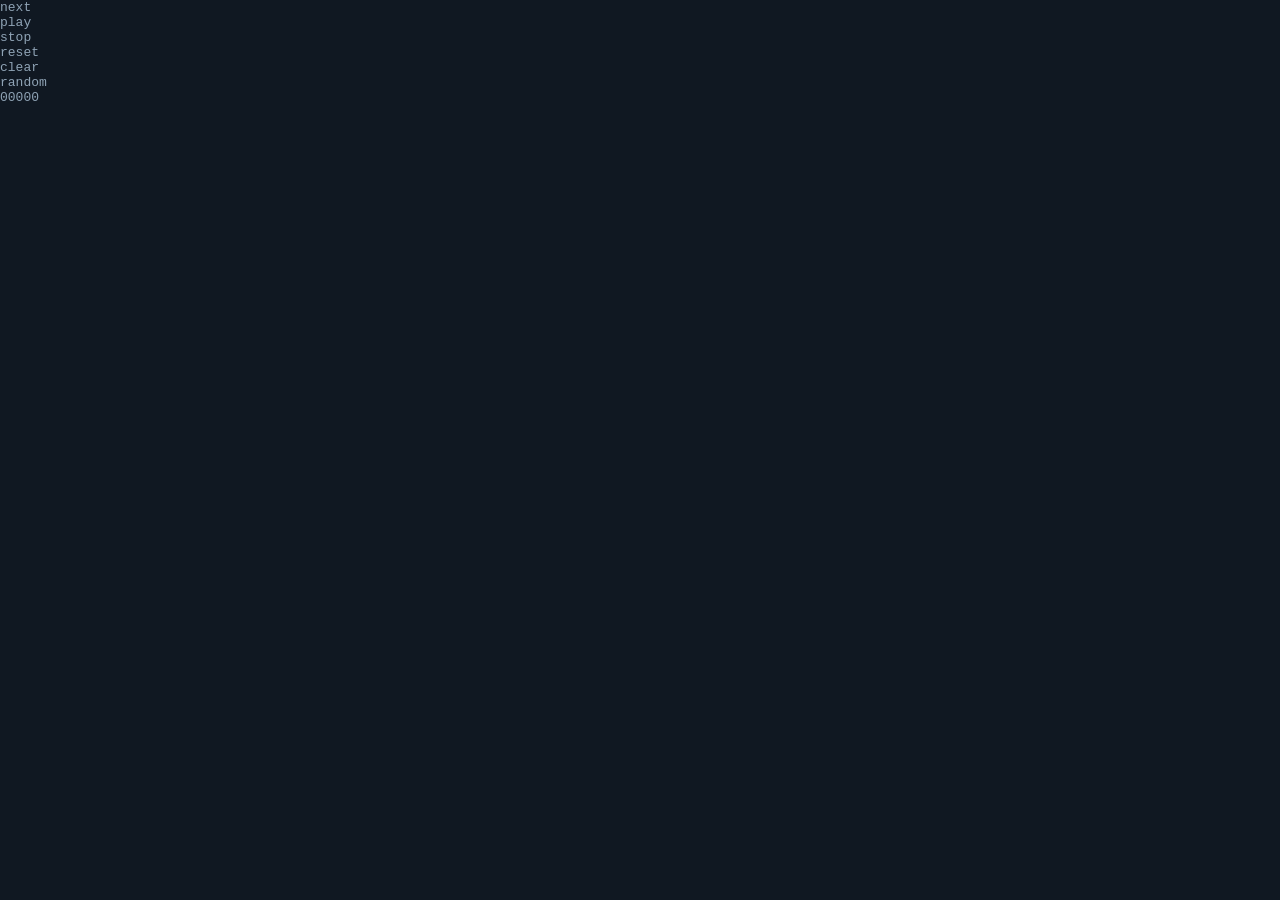
<file: main.html>
<html>
	<head>
		<link href="style.css" rel="stylesheet"></style>
	</head>
	<body>
		<div class="control_bar">
			<div id="step">next</div>
			<div id="play">play</div>
			<div id="stop">stop</div>
			<div id="reset">reset</div>
			<div id="clear">clear</div>
			<div id="randomize">random</div>
			<div id="gen_display">00000</div>
		</div>


		<div class="outer">
				<canvas id="canvas"></canvas>
						</div>
			<script src="./game.js"></script>
	</body>
</html>
</file>
<file: style.css>
/* ------------------------------------------------------------------
   Conway's Game of Life

   The colours live here as custom properties and game.js reads them
   back out with getComputedStyle, so this file is the only place a
   colour is written down. Retheme the whole thing from this block.
   ------------------------------------------------------------------ */

:root {
	--page:      #101822;  /* behind everything */
	--board:     #202d37;  /* the dead board itself */
	--grid-line: rgba(150, 200, 220, 0.09);
	--cell:      #bbffcc;  /* living cells */

	--panel:        #232833;
	--panel-hover:  #2a3546;
	--panel-active: #35507f;
	--ink:          #8fa3b5;
	--accent:       coral;

	--bar-gap:   2px;
	--radius:    10px;
	--mono:      "Courier New", ui-monospace, monospace;
}

/* ---------- palettes -----------------------------------------------
   Each is a full re-skin: board, grid, cells, and the control bar all
   swap together, selected by data-palette on <html>. game.js sets that
   attribute and re-reads these variables with getComputedStyle, so a
   new palette only ever needs adding here plus one <option> in
   index.html — nothing in game.js has to change.
   -------------------------------------------------------------------- */

/* go board: black stones on a kaya-wood goban */
:root[data-palette="go"] {
	--page:      #2c2013;
	--board:     #e3c383;
	--grid-line: rgba(60, 38, 12, 0.4);
	--cell:      #191512;

	--panel:        #4a3826;
	--panel-hover:  #5c4630;
	--panel-active: #7a5b3a;
	--ink:          #d9c4a3;
	--accent:       #d1a941;
}

/* chalkboard: chalk-white cells on a green board */
:root[data-palette="chalk"] {
	--page:      #0b1f14;
	--board:     #17321f;
	--grid-line: rgba(255, 255, 255, 0.07);
	--cell:      #f5f2e6;

	--panel:        #1c2b20;
	--panel-hover:  #24382a;
	--panel-active: #3c5c3f;
	--ink:          #9ec1a1;
	--accent:       #f2c94c;
}

/* paper: black ink on white, for a projector in a bright room */
:root[data-palette="paper"] {
	--page:      #dcdcdc;
	--board:     #ffffff;
	--grid-line: rgba(0, 0, 0, 0.09);
	--cell:      #161616;

	--panel:        #d6d6d6;
	--panel-hover:  #c9c9c9;
	--panel-active: #b3b3b3;
	--ink:          #3c3c3c;
	--accent:       #b0343a;
}

/* amber: a phosphor terminal */
:root[data-palette="amber"] {
	--page:      #150e05;
	--board:     #100b03;
	--grid-line: rgba(255, 176, 0, 0.09);
	--cell:      #ffb000;

	--panel:        #2a1c0d;
	--panel-hover:  #3a2712;
	--panel-active: #5a3b18;
	--ink:          #b3812f;
	--accent:       #ffb000;
}

* { box-sizing: border-box; }

html, body {
	height: 100%;
	margin: 0;
}

body {
	background: var(--page);
	color: var(--ink);
	font-family: var(--mono);
	font-size: 13px;

	/* the page itself never scrolls: the board is fitted to what is left
	   over after the control bar. 100dvh rather than 100vh so mobile
	   browser chrome sliding in and out does not clip the board. */
	height: 100dvh;
	display: flex;
	flex-direction: column;
	overflow: hidden;
}


/* ---------- control bar ------------------------------------------- */

.controls {
	flex: 0 0 auto;
	display: flex;
	flex-direction: column;
	gap: var(--bar-gap);
	padding: 0 0 var(--bar-gap);
	user-select: none;
	-webkit-user-select: none;
	-webkit-touch-callout: none;
}

.row {
	display: flex;
	flex-direction: row;
	flex-wrap: wrap;
	gap: var(--bar-gap);
	align-items: stretch;
}

/* --- transport buttons (step / play / reset / clear / random) --- */

.transport button,
.transport .readout {
	flex: 1 1 0;
	min-width: 64px;
	padding: 11px 6px;
	border: 0;
	background: var(--panel);
	color: var(--accent);
	font: inherit;
	text-align: center;
	cursor: pointer;
	opacity: 0.85;
	transition: background-color 90ms linear;
}

.transport button:hover   { background: var(--panel-hover); }
.transport button:active  { background: var(--panel-active); }
.transport button:focus-visible {
	outline: 1px solid var(--accent);
	outline-offset: -3px;
}

.transport > :first-child { border-bottom-left-radius:  var(--radius); }
.transport > :last-child  { border-bottom-right-radius: var(--radius); }

/* running state: the play button reads "pause" and sits lit up */
.transport button.on {
	background: var(--panel-active);
	opacity: 1;
}

.readout {
	flex: 0 1 auto;
	min-width: 96px;
	cursor: default;
	display: flex;
	align-items: center;
	justify-content: center;
	gap: 7px;
}

.readout span { color: var(--ink); opacity: 0.55; }
.readout b    { color: var(--accent); font-weight: normal; }


/* --- settings row --------------------------------------------------- */

.settings {
	padding: 0 var(--bar-gap);
	justify-content: center;
}

.field {
	display: flex;
	align-items: center;
	gap: 7px;
	padding: 6px 11px;
	background: var(--panel);
	border-radius: var(--radius);
	opacity: 0.85;
	cursor: pointer;
	white-space: nowrap;
}

.field > span { opacity: 0.6; }

.field output {
	color: var(--accent);
	min-width: 32px;
	text-align: right;
	font-variant-numeric: tabular-nums;
}

/* sliders */
.field input[type="range"] {
	-webkit-appearance: none;
	appearance: none;
	width: 84px;
	height: 3px;
	margin: 0;
	background: #3d4757;
	border-radius: 2px;
	cursor: pointer;
}

.field input[type="range"]::-webkit-slider-thumb {
	-webkit-appearance: none;
	appearance: none;
	width: 13px;
	height: 13px;
	border: 0;
	border-radius: 50%;
	background: var(--accent);
	cursor: pointer;
}

.field input[type="range"]::-moz-range-thumb {
	width: 13px;
	height: 13px;
	border: 0;
	border-radius: 50%;
	background: var(--accent);
	cursor: pointer;
}

/* text + number boxes */
.field input[type="text"],
.field input[type="number"],
.field select {
	width: 62px;
	padding: 3px 5px;
	border: 1px solid #3d4757;
	border-radius: 5px;
	background: #1a212b;
	color: var(--accent);
	font: inherit;
	cursor: pointer;
}

.field select { width: auto; max-width: 168px; }

.field input:disabled {
	opacity: 0.45;
	cursor: not-allowed;
}

/* a rule string that does not parse — keep the old rule, flag the box */
.field input.invalid {
	border-color: #c0603f;
	color: #e08262;
}

.field.check { gap: 6px; }

.field input[type="checkbox"] {
	width: 13px;
	height: 13px;
	margin: 0;
	accent-color: var(--accent);
	cursor: pointer;
}

.field:focus-within { opacity: 1; }


/* ---------- the board --------------------------------------------- */

.stage {
	flex: 1 1 auto;
	min-height: 0;          /* lets the flex child actually shrink */
	display: flex;
	overflow: hidden;
}

/* Only a fixed-size board can be larger than the window, so only that mode
   gets to scroll. Reserving the gutter keeps a scrollbar appearing from
   shrinking the stage, which would otherwise re-trigger the fit and let the
   two fight each other. */
.stage.scrollable {
	overflow: auto;
	scrollbar-gutter: stable;
}

/* margin:auto centres the board and, unlike place-items:center, still
   lets you scroll to the top-left edge when it does overflow. */
.board {
	margin: auto;
	position: relative;
	line-height: 0;
}

.board canvas {
	display: block;
}

/* the cell layer sits exactly on top of the static grid layer */
#cell_layer {
	position: absolute;
	top: 0;
	left: 0;
	cursor: crosshair;
	touch-action: none;     /* so dragging paints instead of scrolling */
}

/* while a stamp is armed, the cursor says "I am going to place a thing" */
#cell_layer.stamping {
	cursor: copy;
}


/* ---------- narrow screens ---------------------------------------- */

@media (max-width: 760px) {
	body { font-size: 12px; }

	.transport button,
	.transport .readout {
		min-width: 0;
		padding: 13px 2px;   /* taller: easier to hit with a thumb */
	}

	.readout { min-width: 72px; }

	.settings { justify-content: flex-start; overflow-x: auto; }

	.field { padding: 6px 9px; }
	.field input[type="range"] { width: 62px; }
}
</file>
<file: code-style.css>
* {
	color: coral;
	font-family : Courier;
	font-weight : 600;
	box-sizing : border-box; /* to correct sizes */
}

body {
	background-color : #333942;
	background: linear-gradient(180deg, rgb(21,27,36), rgb(51,57,66))
}

pre {
	line-height : 1.5em;
	letter-spacing : 2px;
	white-space: pre-wrap;  /* to wrap text */
	word-break: break-all;	/* so words don't get broken in wrap */
	cursor: text;
}

div, pre {  				/* centering, margins, rounding */
	margin: auto;
	padding: 10px;
	padding-left: 40px;
	width: 90vw;   			/* 90% of viewport width */
	border-radius: 16px;
	border-top-left-radius: 40px;
	tab-size: 4;			/* otherwise its 8 spaces*/
	-moz-tab-size: 4;
}

div {
	padding: 30px;
}

div.image {
	background-color : #011;
	display: flex;			/* to be able to center it */
	justify-content : center;
	align-items: center;	
}

a {
	text-decoration: none;
	cursor: default;
}

.terminal_button {
	margin-top : 50px!important;
	display: flex;
	flex-direction : column;
	margin: auto;
	height: 5vw;
	width: 5vw;
	padding: 0;
	text-align:center;
	border-radius : 50%;
	border-bottom-right-radius:0;
	border-bottom-left-radius:0;
	background-color: #445;
}

.terminal_button a {
	background-color: coral;
	padding: 0;
	display: block;
	margin: auto;
	height :3vw;
	width : 3vw;
	border-radius: 50%;
}

.terminal_button a:hover {
	background-color: #358;
}

.terminal_button .inner_button {
	display: inline;
	vertical-align : middle;
	padding: 0;
	margin: 0;
}

.top_menu {
	background-color: #445;
	opacity : 0.9;
	position : sticky; 		/* stick to top of screen */
	top : 0;
	width : 95vw;
	border-radius:10px;
	padding: 0;
	margin: auto;
	display: flex;
	flex-wrap: wrap-reverse;
	align-content : stretch;
	border-bottom-left-radius: 30px;
	border-bottom-right-radius: 30px;
}

.top_menu a {
	text-align : center;
	background-color: #445;
	flex : 1;
	color: coral;
	text-decoration: none;
	padding: 15px 20px;
}

.top_menu a.first {
	border-bottom-left-radius: 30px;
}

.top_menu a.last {
	border-bottom-right-radius: 30px;
}

.top_menu a:hover {
	background: #358;
}


.screenshot {
	max-height: 50vh;
	max-width: 85vw;
	object-fit: contain;
}

div.bookmark { 				/* the little tab above all the boxes */
	text-align: center;
	padding: 5px;
	width: 36vw;
	background-color : #345;
	margin-bottom : 0;
	border-radius: 0;
	margin-top: 70px;
	border-top-right-radius : 30px;
	border-top-left-radius : 30px;
	word-break: break-all;
}

.link_box {
	background: #345;
	margin: 0 auto 30px; 	/* top sides bottom */
}

.link_box a {
	display:block;			/* to take up full row */
	background: #456;
	padding: 10px;
	padding-left: 30px;
	margin: 5px;
	border-top-left-radius: 20px;
	border-top-right-radius: 10px;
	word-wrap: wrap;
	word-break: break-all;
}

.link_box a:hover {
	background: #358;
}

.image_box {
	background: #345;
	display: flex;
	flex-wrap: wrap;
	justify-content: space-around;
}

.image_box a {
	background: #456;
	max-width: 30%;
	border-top-left-radius: 20px;
	border-top-right-radius: 10px;
	padding: 20px;
	margin: 10px;
	display: flex;
	flex-direction : column;
	align-content : center;
	justify-content: center;
}

.image_box a p {
	background: inherit;
	text-align: center;
	word-wrap: wrap;
	word-break: break-all;
}

.image_box a:hover {
	background: #358;
}

.image_box img {
	max-width: 90%;
	object-fit: cover;
	padding:0px;
	margin-left: auto;
	margin-right: auto;
	border: 1px coral solid;
}

pre.notes {
	background-color: #357;
	color: white;
	word-break: keep-all;
}

.notes sc {
	color : coral;
}

pre.html {
	background-color: #375;
	color: #000;
}

.html kw {
	color: yellow;
}

.html sc {
	color: yellow;
}





pre.css {
	background-color: #366;
	color: #eee;	
}

.css sc {
	color : #3ff;
}



pre.py {
	background-color: rgb(15,65,75);
	color: #ddf;
}

.py sc {
	color: #bb2;
}

.py kw {
	color: coral;
}



pre.js {
	background-color: rgb(140,110,110);
	color: #321;
}

.js sc {
	color: #246;
}

.js kw {
	color: #dba;
}



sc, kw { /* special characters and key words */
	background-color:inherit;
	font-weight: bold;
}



comment {
	background-color: inherit;
}


css {
	background-color: inherit;
	color: white;
}


string {
	background-color: inherit;
	color: pink;
}

comment.css {
	color: #f64;
}

comment.js {
	color: #f95;
}

comment.html {
	color: #242;
}

comment.py {
	color: #987;
}

comment, dbl_quote, sgl_quote {
	font-weight : 100;
}

pre.py dbl_quote {
	color: #1b5;
}

pre.py sgl_quote {
	color: #1a5;
}

pre.js dbl_quote {
	color: #bca;
}

pre.js sgl_quote {
	color: #bca;
}

comment sc, comment kw, sgl_quote sc, sgl_quote kw, dbl_quote sc, dbl_quote kw{
	color : inherit!important;
	font-weight : inherit!important;
}



comment sc, comment kw { /* comment overrides special symbols */
	color: inherit!important;
}

wedge { /*for correct spacing when linking within page */
	height: 80px;
	padding-top 10px;
	visibility:hidden;
}
</file>
